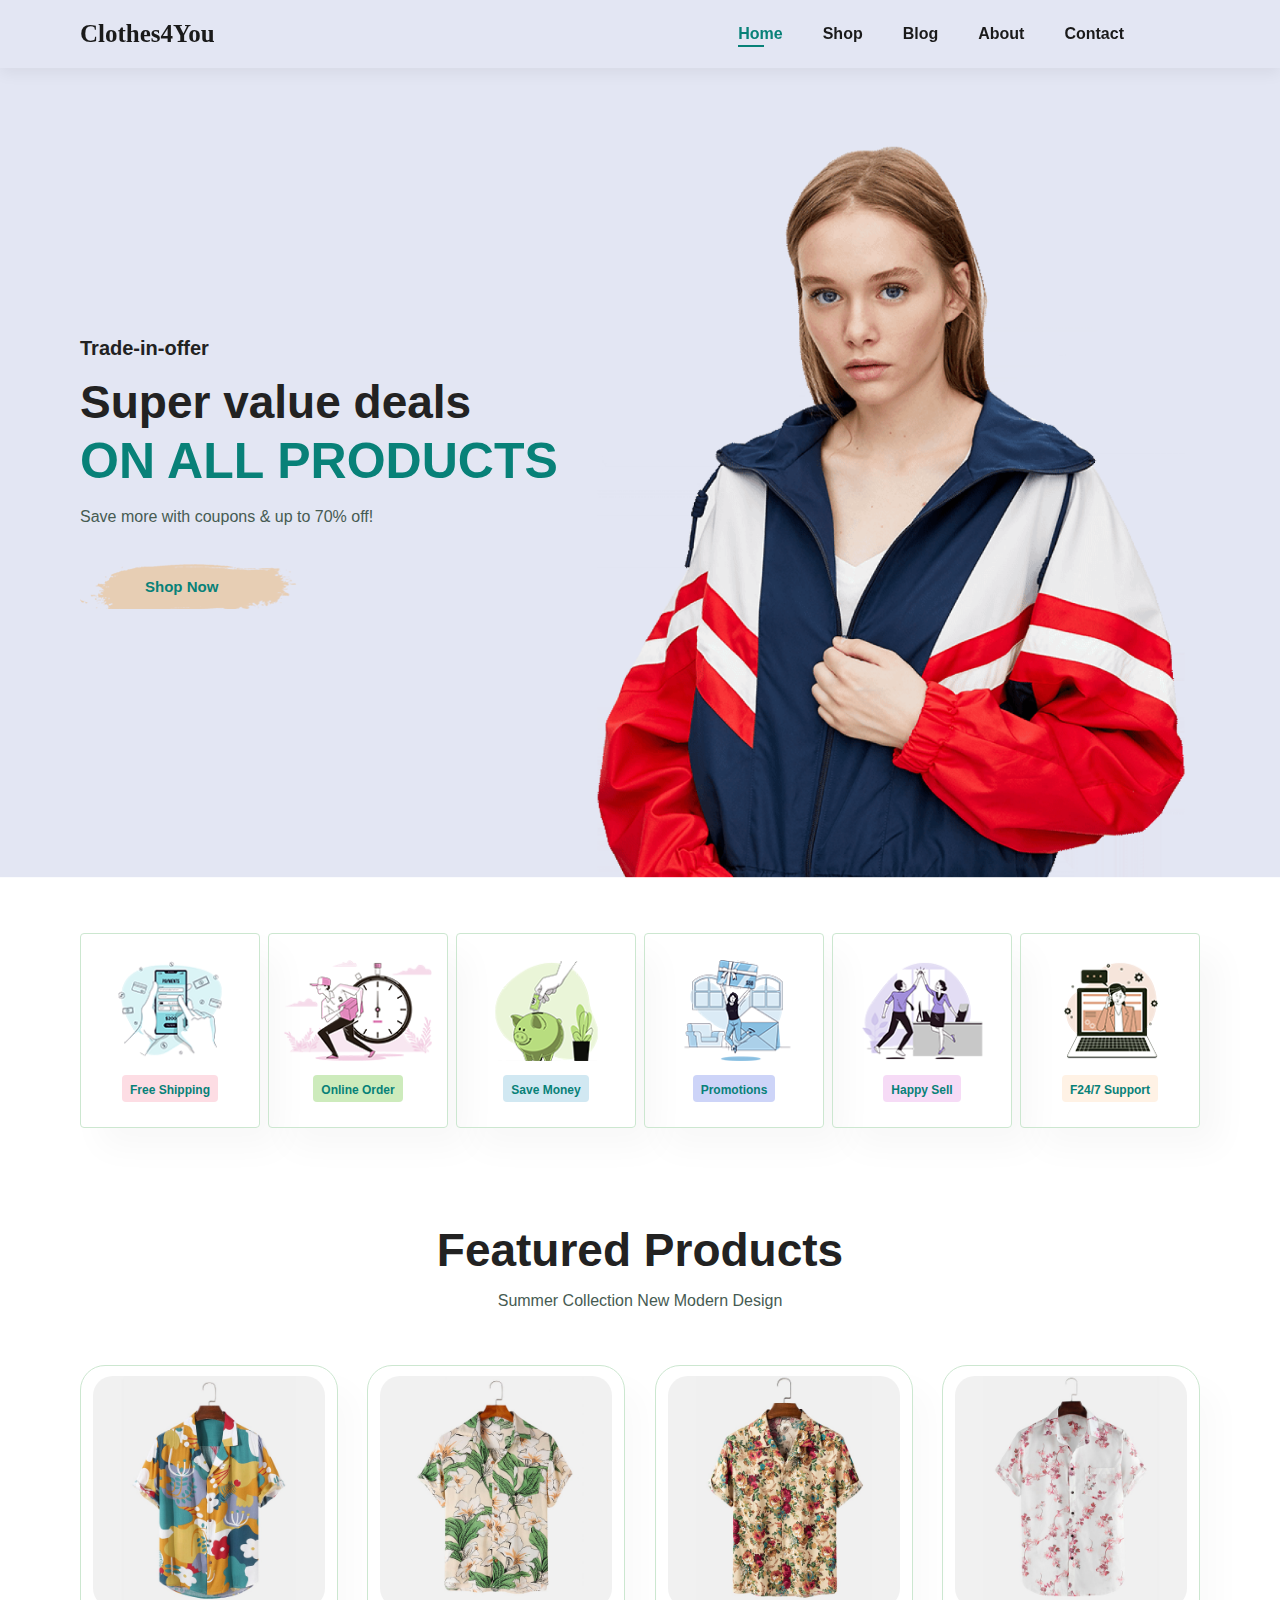
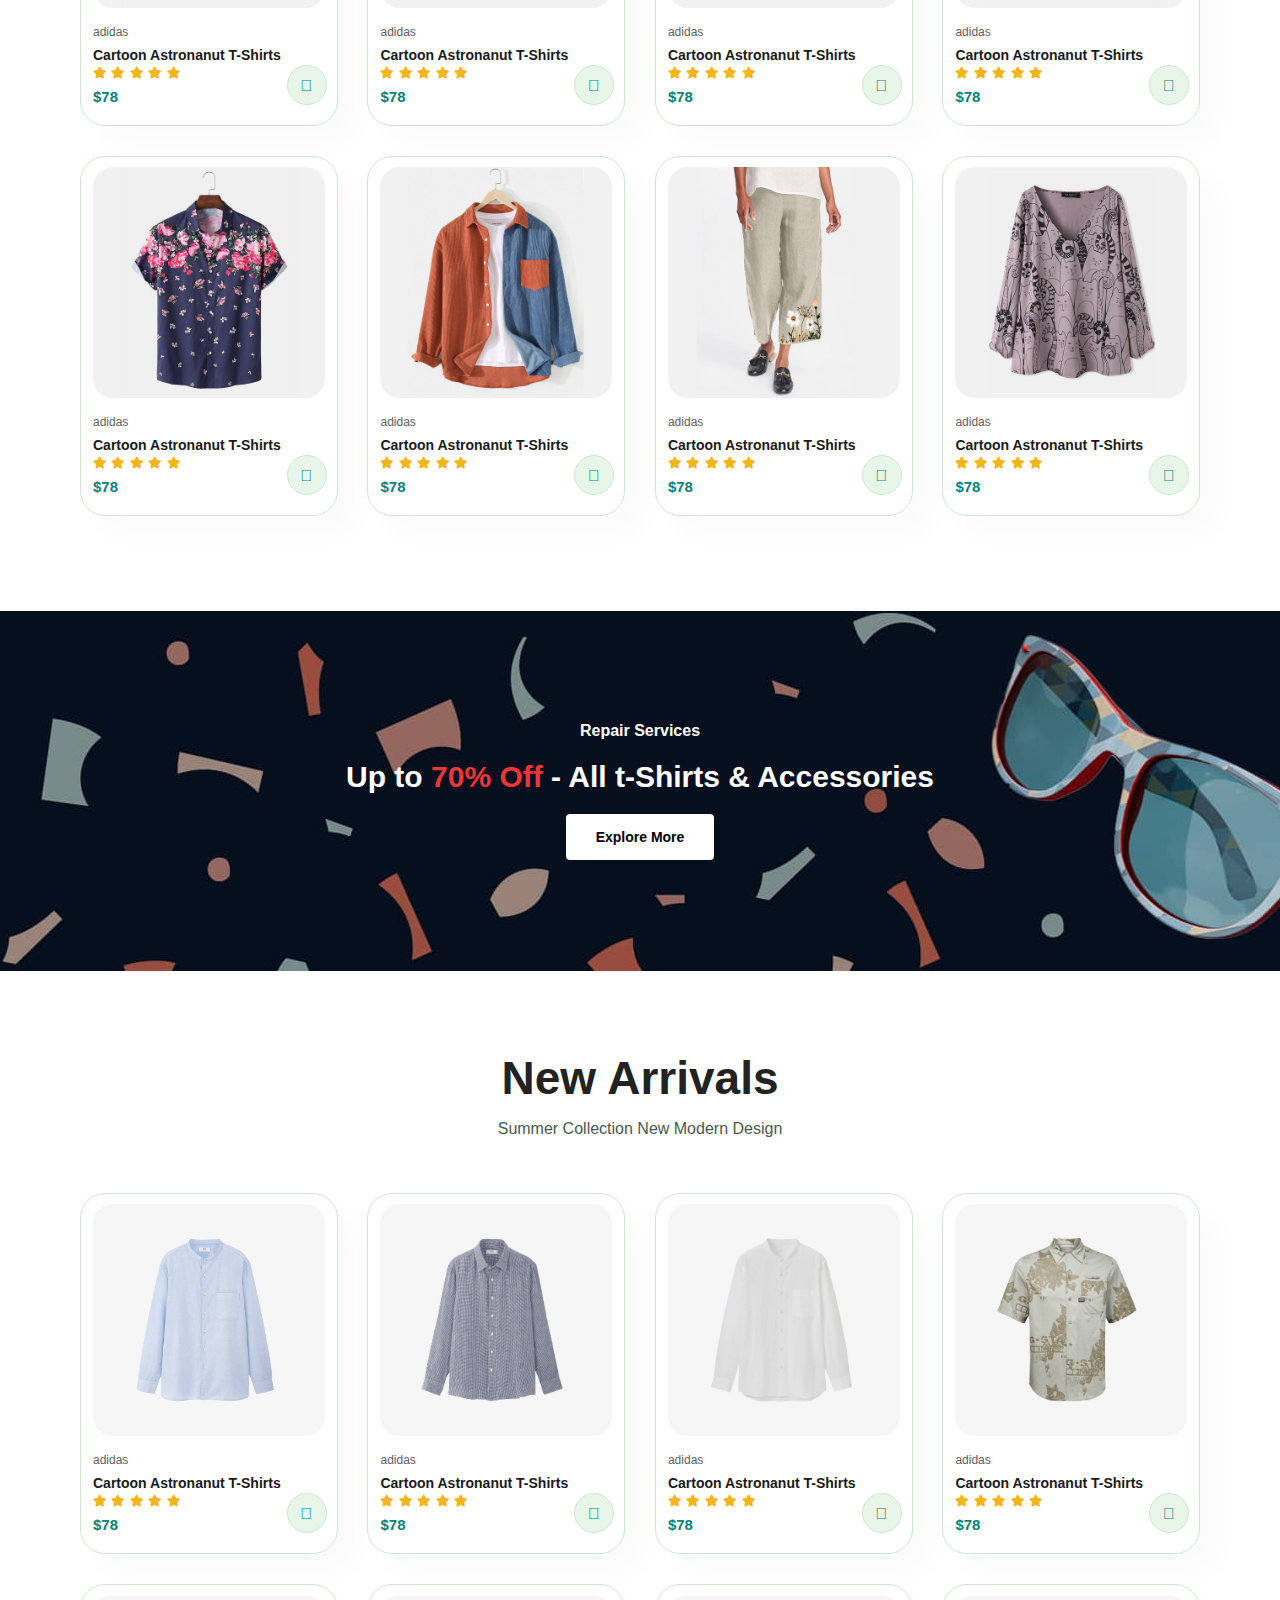
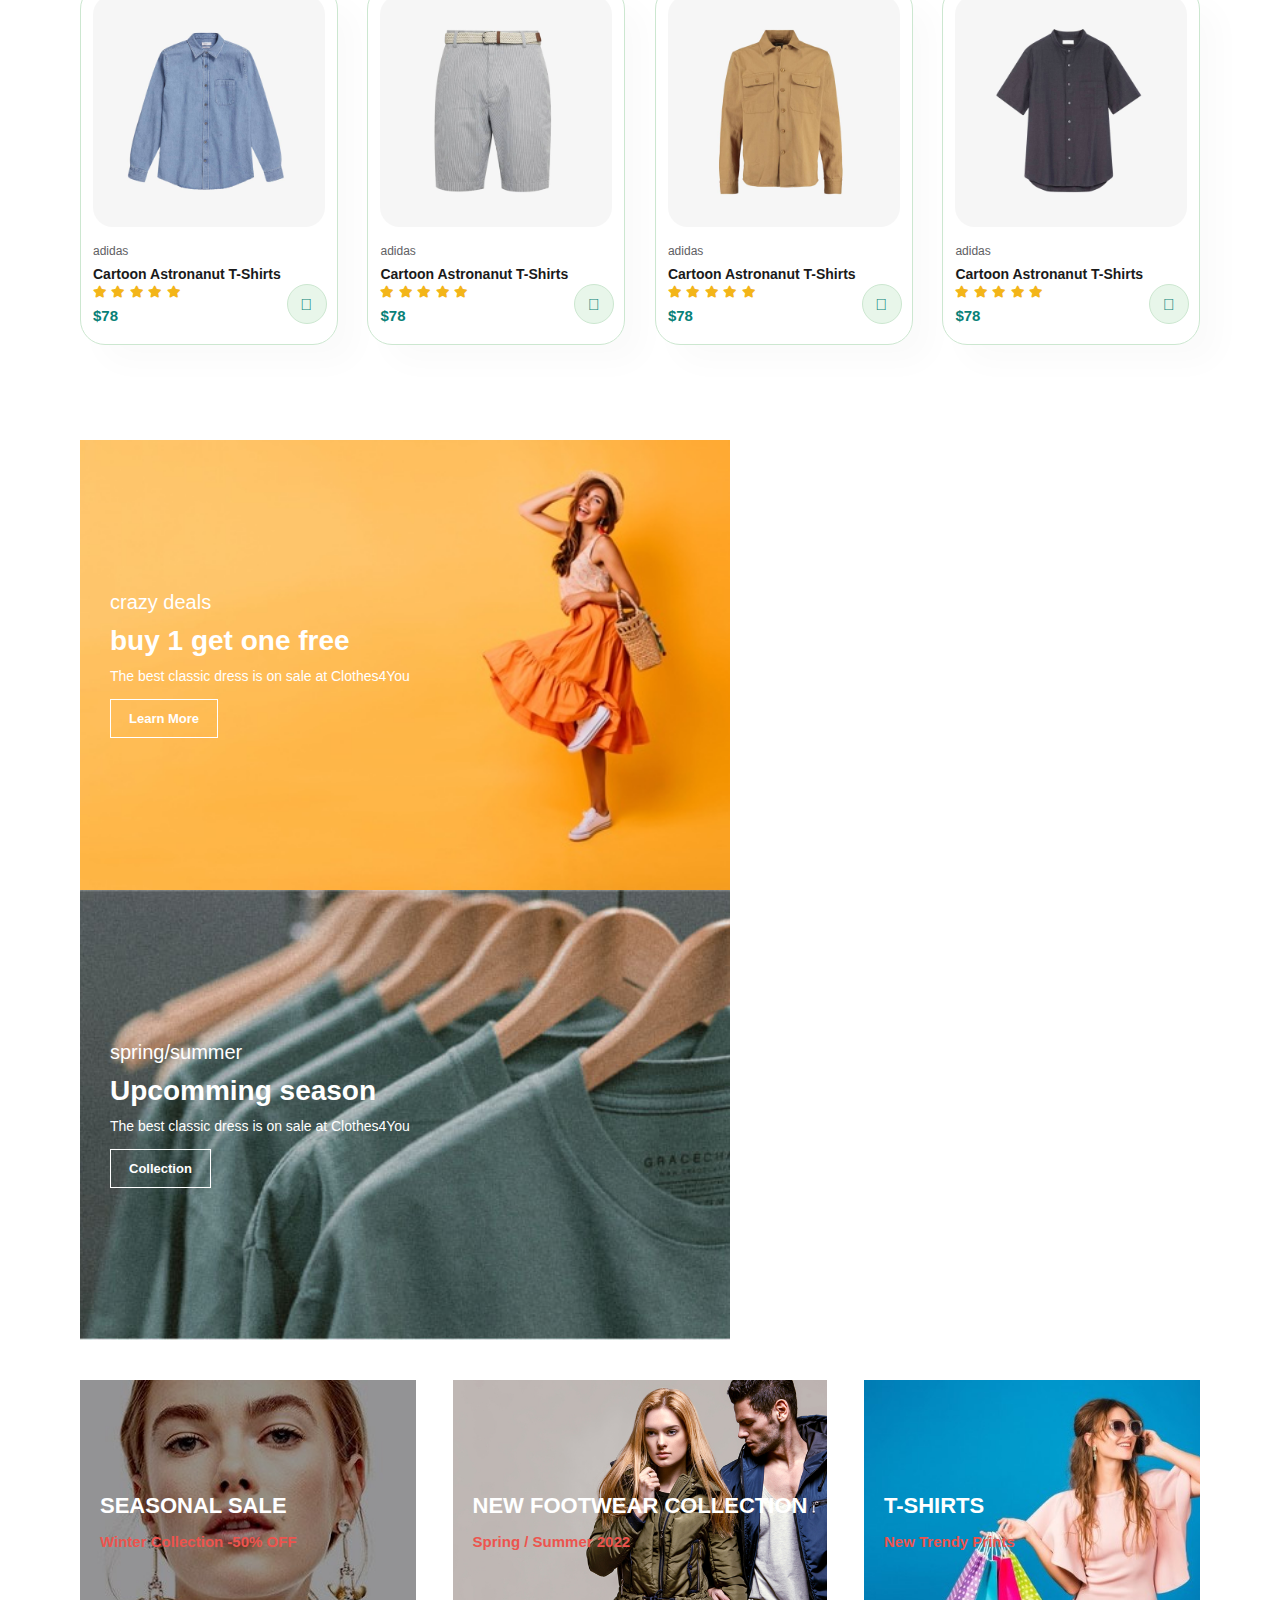
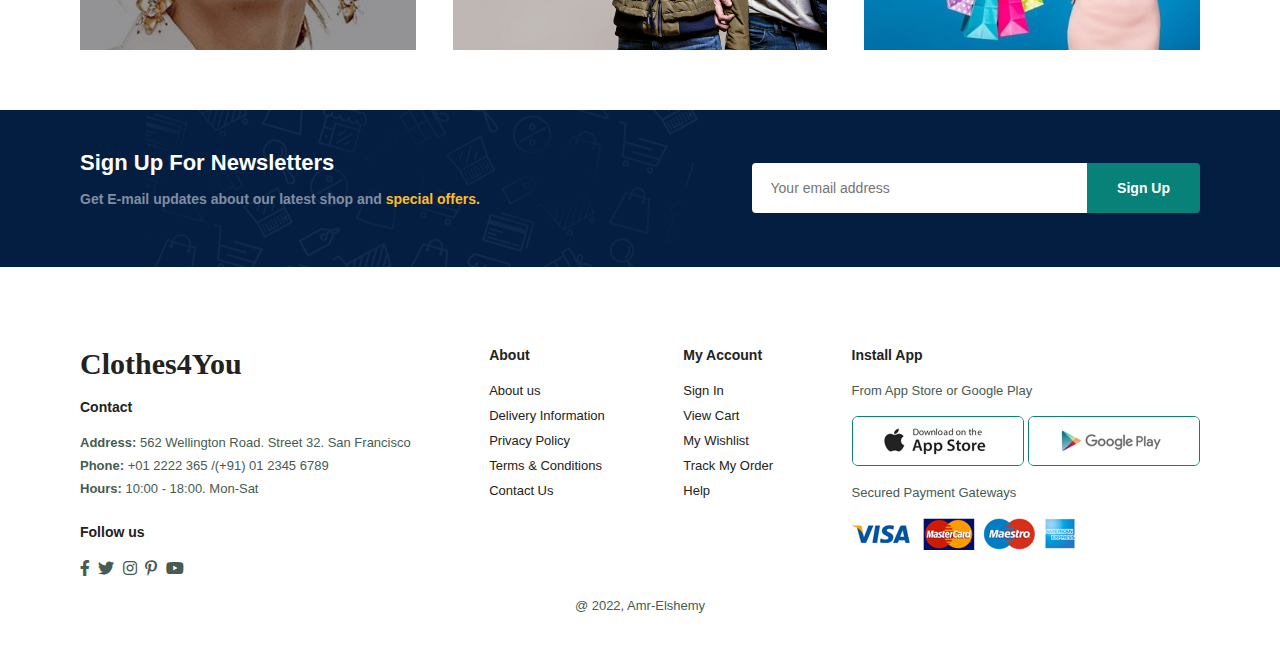
<file: index.html>
<!DOCTYPE html>
<html lang="en">
<head>
    <meta charset="UTF-8">
    <meta http-equiv="X-UA-Compatible" content="IE=edge">
    <meta name="viewport" content="width=device-width, initial-scale=1.0">
    <title>Clothes4You</title>
    <link rel="stylesheet" href="https://pro.fontawesome.com/releases/v5.15.4/css/all.css"/>
    <link rel="stylesheet" href="style.css">
</head>
<body>

    <!--HOME PAGE HTML -->

  <!-- header and nav menu -->
    <section id="header">
        <span><a href="index.html">Clothes4You</a></span>
        <div>
            <ul id="navbar">
                <li><a class="active" href="index.html">Home</a></li>
                <li><a href="shop.html">Shop</a></li>
                <li><a href="blog.html">Blog</a></li>
                <li><a href="about.html">About</a></li>
                <li><a href="contact.html">Contact</a></li>
                <li id="lg-bag"><a href="cart.html"><i class="far fa-shopping-bag"></i></a></li>
                <!-- close button icon-->
                <a href="#" id="close"><i class="far fa-times"></i></a>
            </ul>
        </div>
        <!-- side navbar icon-->
        <div id="mobile">
            <a href="cart.html"><i class="far fa-shopping-bag"></i></a>
            <i id="bar" class="fas fa-outdent"></i>
        </div>
    </section>

  <!-- second section after navbar -->
    <section id="hero">
        <h4>Trade-in-offer</h4>
        <h2>Super value deals</h2>
        <h1>ON ALL PRODUCTS</h1>
        <p>Save more with coupons & up to 70% off! </p><br>
        <button>Shop Now</button>
    </section>

  <!-- features -->
    <section id="feature" class="section-p1">
        <div class="fe-box">
            <img src="img/features/f1.png" alt="">
            <h6>Free Shipping</h6>
        </div>
        <div class="fe-box">
            <img src="img/features/f2.png" alt="">
            <h6>Online Order</h6>
        </div>
        <div class="fe-box">
            <img src="img/features/f3.png" alt="">
            <h6>Save Money</h6>
        </div>
        <div class="fe-box">
            <img src="img/features/f4.png" alt="">
            <h6>Promotions</h6>
        </div>
        <div class="fe-box">
            <img src="img/features/f5.png" alt="">
            <h6>Happy Sell</h6>
        </div>
        <div class="fe-box">
            <img src="img/features/f6.png" alt="">
            <h6>F24/7 Support</h6>
        </div>
        
    </section>

  <!-- feature products section -->
    <section id="product1" class="section-p1">
        <h2>Featured Products</h2>
        <p>Summer Collection New Modern Design</p>
        <div class="pro-container">
            <div class="pro">
                <img src="img/products/f1.jpg" alt="">
                <div class="des">
                    <span>adidas</span>
                    <h5>Cartoon Astronanut T-Shirts</h5>
                    <div class="star">
                        <i class="fas fa-star"></i>
                        <i class="fas fa-star"></i>
                        <i class="fas fa-star"></i>
                        <i class="fas fa-star"></i>
                        <i class="fas fa-star"></i>
                    </div>
                    <h4>$78</h4>
                </div>
                <a href="#"><i class="fal fa-shopping-cart cart"></i></a>
            </div>
            <div class="pro">
                <img src="img/products/f2.jpg" alt="">
                <div class="des">
                    <span>adidas</span>
                    <h5>Cartoon Astronanut T-Shirts</h5>
                    <div class="star">
                        <i class="fas fa-star"></i>
                        <i class="fas fa-star"></i>
                        <i class="fas fa-star"></i>
                        <i class="fas fa-star"></i>
                        <i class="fas fa-star"></i>
                    </div>
                    <h4>$78</h4>
                </div>
                <a href="#"><i class="fal fa-shopping-cart cart"></i></a>
            </div>
            <div class="pro">
                <img src="img/products/f3.jpg" alt="">
                <div class="des">
                    <span>adidas</span>
                    <h5>Cartoon Astronanut T-Shirts</h5>
                    <div class="star">
                        <i class="fas fa-star"></i>
                        <i class="fas fa-star"></i>
                        <i class="fas fa-star"></i>
                        <i class="fas fa-star"></i>
                        <i class="fas fa-star"></i>
                    </div>
                    <h4>$78</h4>
                </div>
                <a href="#"><i class="fal fa-shopping-cart cart"></i></a>
            </div>
            <div class="pro">
                <img src="img/products/f4.jpg" alt="">
                <div class="des">
                    <span>adidas</span>
                    <h5>Cartoon Astronanut T-Shirts</h5>
                    <div class="star">
                        <i class="fas fa-star"></i>
                        <i class="fas fa-star"></i>
                        <i class="fas fa-star"></i>
                        <i class="fas fa-star"></i>
                        <i class="fas fa-star"></i>
                    </div>
                    <h4>$78</h4>
                </div>
                <a href="#"><i class="fal fa-shopping-cart cart"></i></a>
            </div>
            <div class="pro">
                <img src="img/products/f5.jpg" alt="">
                <div class="des">
                    <span>adidas</span>
                    <h5>Cartoon Astronanut T-Shirts</h5>
                    <div class="star">
                        <i class="fas fa-star"></i>
                        <i class="fas fa-star"></i>
                        <i class="fas fa-star"></i>
                        <i class="fas fa-star"></i>
                        <i class="fas fa-star"></i>
                    </div>
                    <h4>$78</h4>
                </div>
                <a href="#"><i class="fal fa-shopping-cart cart"></i></a>
            </div>
            <div class="pro">
                <img src="img/products/f6.jpg" alt="">
                <div class="des">
                    <span>adidas</span>
                    <h5>Cartoon Astronanut T-Shirts</h5>
                    <div class="star">
                        <i class="fas fa-star"></i>
                        <i class="fas fa-star"></i>
                        <i class="fas fa-star"></i>
                        <i class="fas fa-star"></i>
                        <i class="fas fa-star"></i>
                    </div>
                    <h4>$78</h4>
                </div>
                <a href="#"><i class="fal fa-shopping-cart cart"></i></a>
            </div>
            <div class="pro">
                <img src="img/products/f7.jpg" alt="">
                <div class="des">
                    <span>adidas</span>
                    <h5>Cartoon Astronanut T-Shirts</h5>
                    <div class="star">
                        <i class="fas fa-star"></i>
                        <i class="fas fa-star"></i>
                        <i class="fas fa-star"></i>
                        <i class="fas fa-star"></i>
                        <i class="fas fa-star"></i>
                    </div>
                    <h4>$78</h4>
                </div>
                <a href="#"><i class="fal fa-shopping-cart cart"></i></a>
            </div>
            <div class="pro">
                <img src="img/products/f8.jpg" alt="">
                <div class="des">
                    <span>adidas</span>
                    <h5>Cartoon Astronanut T-Shirts</h5>
                    <div class="star">
                        <i class="fas fa-star"></i>
                        <i class="fas fa-star"></i>
                        <i class="fas fa-star"></i>
                        <i class="fas fa-star"></i>
                        <i class="fas fa-star"></i>
                    </div>
                    <h4>$78</h4>
                </div>
                <a href="#"><i class="fal fa-shopping-cart cart"></i></a>
            </div>
        </div>
    </section>

  <!-- banner Section -->
    <section id="banner" class="section-m1">
        <h4>Repair Services</h4>
        <h2>Up to <span>70% Off</span> - All t-Shirts & Accessories</h2>
        <button class="normal">Explore More</button>
    </section>

  <!-- products 2 section -->
    <section id="product1" class="section-p1">
    <h2>New Arrivals</h2>
    <p>Summer Collection New Modern Design</p>
    <div class="pro-container">
        <div class="pro">
            <img src="img/products/n1.jpg" alt="">
            <div class="des">
                <span>adidas</span>
                <h5>Cartoon Astronanut T-Shirts</h5>
                <div class="star">
                    <i class="fas fa-star"></i>
                    <i class="fas fa-star"></i>
                    <i class="fas fa-star"></i>
                    <i class="fas fa-star"></i>
                    <i class="fas fa-star"></i>
                </div>
                <h4>$78</h4>
            </div>
            <a href="#"><i class="fal fa-shopping-cart cart"></i></a>
        </div>
        <div class="pro">
            <img src="img/products/n2.jpg" alt="">
            <div class="des">
                <span>adidas</span>
                <h5>Cartoon Astronanut T-Shirts</h5>
                <div class="star">
                    <i class="fas fa-star"></i>
                    <i class="fas fa-star"></i>
                    <i class="fas fa-star"></i>
                    <i class="fas fa-star"></i>
                    <i class="fas fa-star"></i>
                </div>
                <h4>$78</h4>
            </div>
            <a href="#"><i class="fal fa-shopping-cart cart"></i></a>
        </div>
        <div class="pro">
            <img src="img/products/n3.jpg" alt="">
            <div class="des">
                <span>adidas</span>
                <h5>Cartoon Astronanut T-Shirts</h5>
                <div class="star">
                    <i class="fas fa-star"></i>
                    <i class="fas fa-star"></i>
                    <i class="fas fa-star"></i>
                    <i class="fas fa-star"></i>
                    <i class="fas fa-star"></i>
                </div>
                <h4>$78</h4>
            </div>
            <a href="#"><i class="fal fa-shopping-cart cart"></i></a>
        </div>
        <div class="pro">
            <img src="img/products/n4.jpg" alt="">
            <div class="des">
                <span>adidas</span>
                <h5>Cartoon Astronanut T-Shirts</h5>
                <div class="star">
                    <i class="fas fa-star"></i>
                    <i class="fas fa-star"></i>
                    <i class="fas fa-star"></i>
                    <i class="fas fa-star"></i>
                    <i class="fas fa-star"></i>
                </div>
                <h4>$78</h4>
            </div>
            <a href="#"><i class="fal fa-shopping-cart cart"></i></a>
        </div>
        <div class="pro">
            <img src="img/products/n5.jpg" alt="">
            <div class="des">
                <span>adidas</span>
                <h5>Cartoon Astronanut T-Shirts</h5>
                <div class="star">
                    <i class="fas fa-star"></i>
                    <i class="fas fa-star"></i>
                    <i class="fas fa-star"></i>
                    <i class="fas fa-star"></i>
                    <i class="fas fa-star"></i>
                </div>
                <h4>$78</h4>
            </div>
            <a href="#"><i class="fal fa-shopping-cart cart"></i></a>
        </div>
        <div class="pro">
            <img src="img/products/n6.jpg" alt="">
            <div class="des">
                <span>adidas</span>
                <h5>Cartoon Astronanut T-Shirts</h5>
                <div class="star">
                    <i class="fas fa-star"></i>
                    <i class="fas fa-star"></i>
                    <i class="fas fa-star"></i>
                    <i class="fas fa-star"></i>
                    <i class="fas fa-star"></i>
                </div>
                <h4>$78</h4>
            </div>
            <a href="#"><i class="fal fa-shopping-cart cart"></i></a>
        </div>
        <div class="pro">
            <img src="img/products/n7.jpg" alt="">
            <div class="des">
                <span>adidas</span>
                <h5>Cartoon Astronanut T-Shirts</h5>
                <div class="star">
                    <i class="fas fa-star"></i>
                    <i class="fas fa-star"></i>
                    <i class="fas fa-star"></i>
                    <i class="fas fa-star"></i>
                    <i class="fas fa-star"></i>
                </div>
                <h4>$78</h4>
            </div>
            <a href="#"><i class="fal fa-shopping-cart cart"></i></a>
        </div>
        <div class="pro">
            <img src="img/products/n8.jpg" alt="">
            <div class="des">
                <span>adidas</span>
                <h5>Cartoon Astronanut T-Shirts</h5>
                <div class="star">
                    <i class="fas fa-star"></i>
                    <i class="fas fa-star"></i>
                    <i class="fas fa-star"></i>
                    <i class="fas fa-star"></i>
                    <i class="fas fa-star"></i>
                </div>
                <h4>$78</h4>
            </div>
            <a href="#"><i class="fal fa-shopping-cart cart"></i></a>
        </div>
    </div>
    </section>

  <!--sm-banner section -->
    <section id="sm-banner" class="section-p1">
        <div class="banner-box">
            <h4>crazy deals</h4>
            <h2>buy 1 get one free</h2>
            <span>The best classic dress is on sale at Clothes4You</span>
            <button class="white">Learn More</button>
        </div>
        <div class="banner-box2">
            <h4>spring/summer</h4>
            <h2>Upcomming season</h2>
            <span>The best classic dress is on sale at Clothes4You</span>
            <button class="white">Collection</button>
        </div>
    </section>

  <!--banner 3-->
    <section id="banner3">
        <div class="banner-box">
            <h2>SEASONAL SALE</h2>
            <h3>Winter Collection -50% OFF</h3>
        </div>
        <div class="banner-box banner-box3">
            <h2>NEW FOOTWEAR COLLECTION</h2>
            <h3>Spring / Summer 2022</h3>
        </div>
        <div class="banner-box banner-box4">
            <h2>T-SHIRTS</h2>
            <h3>New Trendy Prints</h3>
        </div>
    </section>

  <!-- sletter section -->
    <section id="newsletter" class="section-p1 section-m1">
        <div class="newstext">
            <h4>Sign Up For Newsletters</h4>
            <p>Get E-mail updates about our latest shop and <span>special offers.</span></p>
        </div>
        <div class="form">
            <input type="text" placeholder="Your email address">
            <button class="normal">Sign Up</button>
        </div>
    </section>

  <!-- footer -->
    <footer class="section-p1">
        <div class="col">
            <span><a href="index.html">Clothes4You</a></span><br>
            <h4>Contact</h4>
            <p><strong>Address:</strong> 562 Wellington Road. Street 32. San Francisco</p>
            <p><strong>Phone:</strong> +01 2222 365 /(+91) 01 2345 6789</p>
            <p><strong>Hours:</strong> 10:00 - 18:00. Mon-Sat</p>
            <div class="follow">
                <h4>Follow us</h4>
                <div class="icon">
                    <i class="fab fa-facebook-f"></i>
                    <i class="fab fa-twitter"></i>
                    <i class="fab fa-instagram"></i>
                    <i class="fab fa-pinterest-p"></i>
                    <i class="fab fa-youtube"></i>
                </div>
            </div>
        </div>

        <div class="col">
            <h4>About</h4>
            <a href="#">About us</a>
            <a href="#">Delivery Information</a>
            <a href="#">Privacy Policy</a>
            <a href="#">Terms & Conditions</a>
            <a href="#">Contact Us</a>
        </div>

        <div class="col">
            <h4>My Account</h4>
            <a href="#">Sign In</a>
            <a href="#">View Cart</a>
            <a href="#">My Wishlist</a>
            <a href="#">Track My Order</a>
            <a href="#">Help</a>
        </div>

        <div class="col install">
            <h4>Install App</h4>
            <p>From App Store or Google Play</p>
            <div class="row">
                <img src="img/pay/app.jpg" alt="">
                <img src="img/pay/play.jpg" alt="">
            </div>
            <p>Secured Payment Gateways</p>
            <img src="img/pay/pay.png" alt="">
        </div>

        <div class="copyright">
            <p>@ 2022, Amr-Elshemy</p>
        </div>
    </footer>

    <script src="script.js"></script>
</body>
</html>
</file>
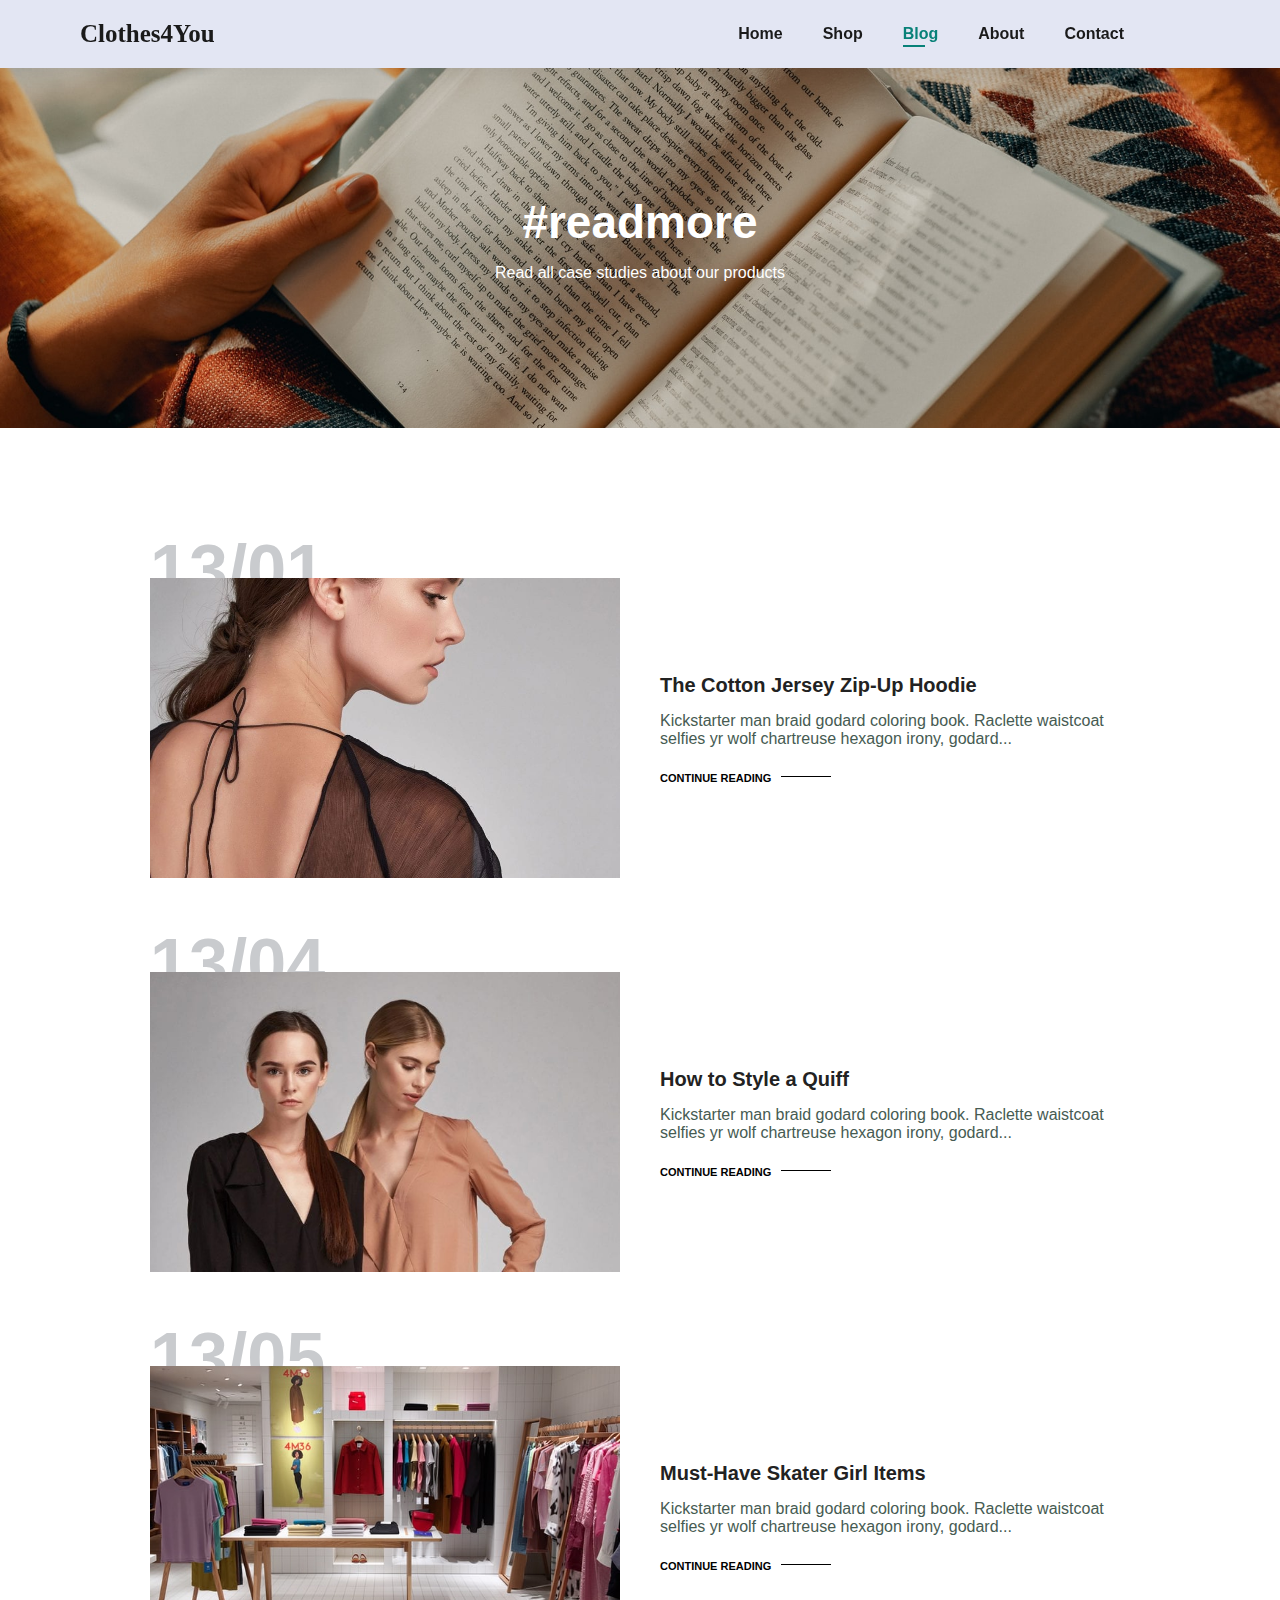
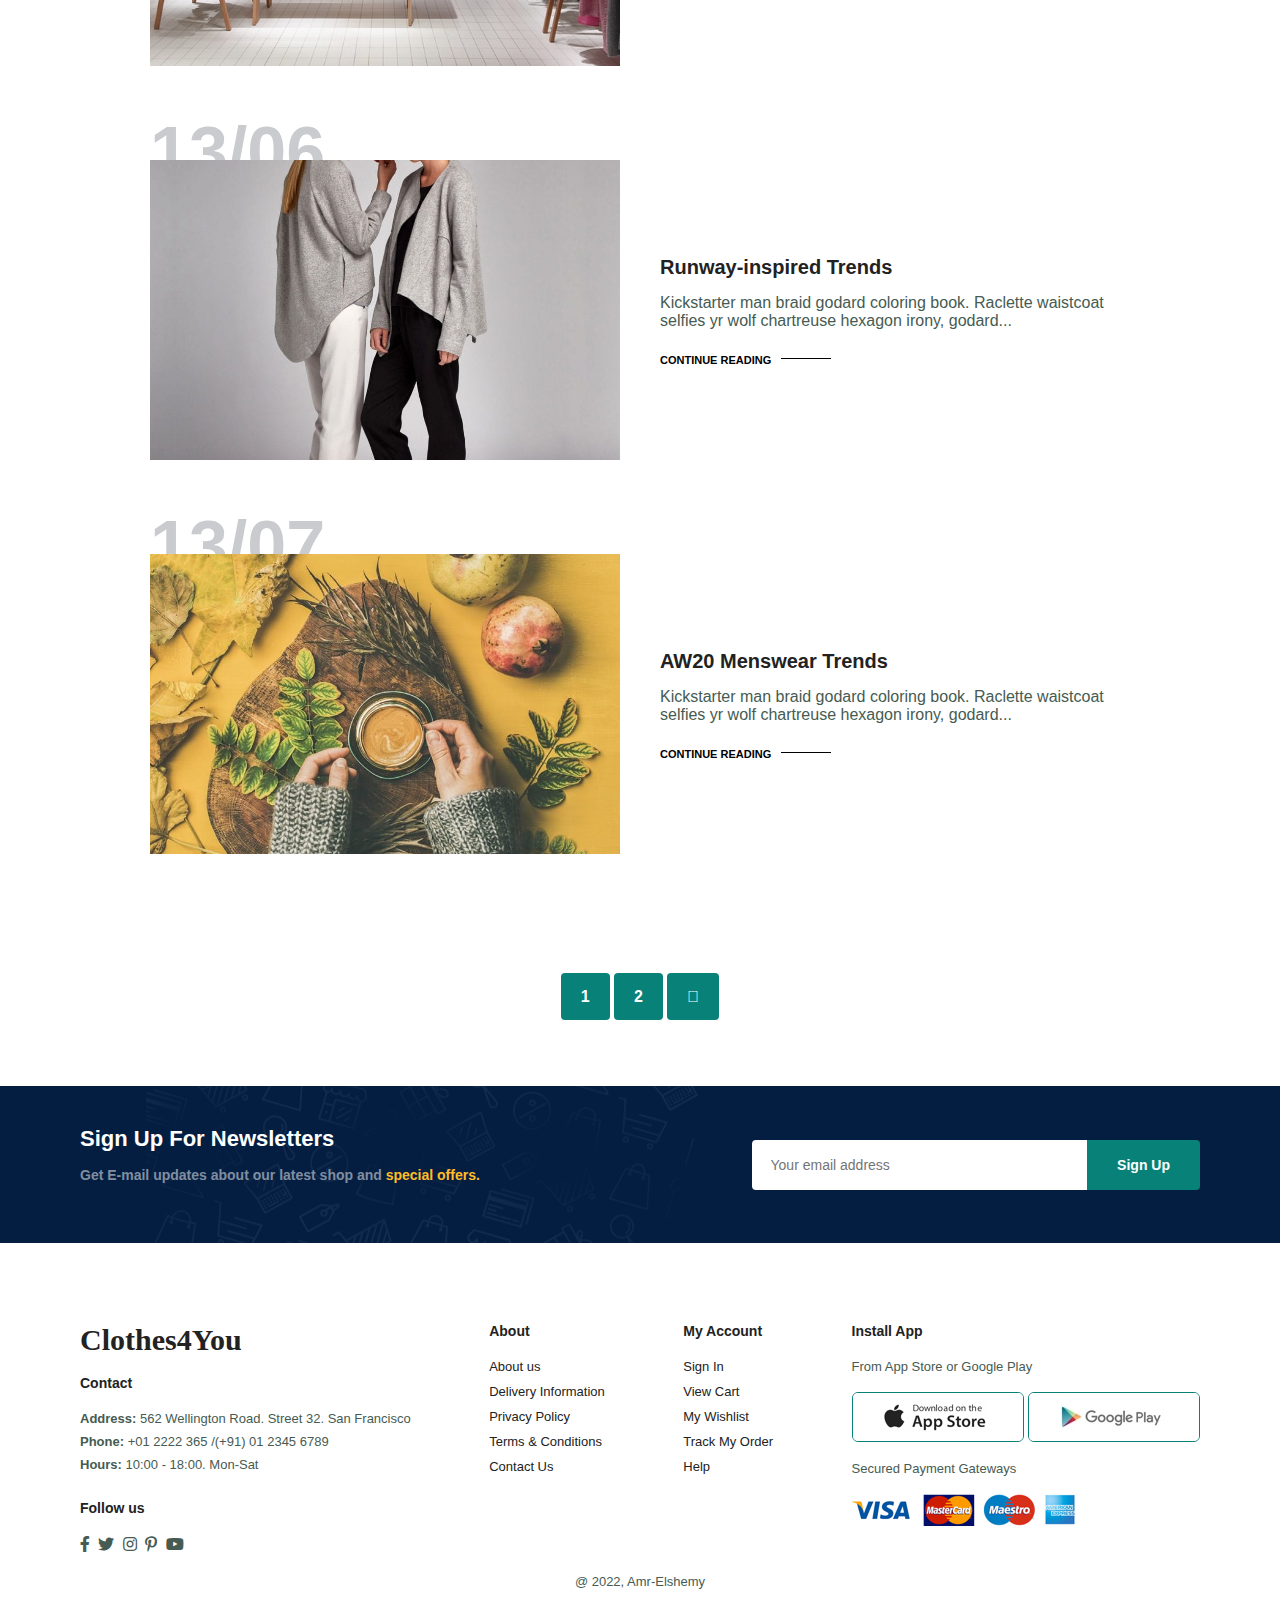
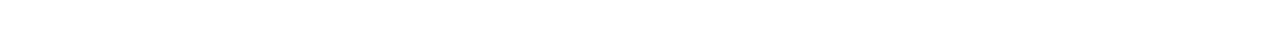
<file: blog.html>
<!DOCTYPE html>
<html lang="en">
<head>
    <meta charset="UTF-8">
    <meta http-equiv="X-UA-Compatible" content="IE=edge">
    <meta name="viewport" content="width=device-width, initial-scale=1.0">
    <title>Clothes4You</title>
    <link rel="stylesheet" href="https://pro.fontawesome.com/releases/v5.15.4/css/all.css"/>
    <link rel="stylesheet" href="style.css">
</head>
<body>

        <!-- BLOG PAGE HTML-->

  <!-- header and nav menu -->
    <section id="header">
        <span><a href="index.html">Clothes4You</a></span>
        <div>
            <ul id="navbar">
                <li><a href="index.html">Home</a></li>
                <li><a href="shop.html">Shop</a></li>
                <li><a class="active" href="blog.html">Blog</a></li>
                <li><a href="about.html">About</a></li>
                <li><a href="contact.html">Contact</a></li>
                <li id="lg-bag"><a href="cart.html"><i class="far fa-shopping-bag"></i></a></li>
                <!-- close button icon-->
                <a href="#" id="close"><i class="far fa-times"></i></a>
            </ul>
        </div>
        <!-- side navbar icon-->
        <div id="mobile">
            <a href="cart.html"><i class="far fa-shopping-bag"></i></a>
            <i id="bar" class="fas fa-outdent"></i>
        </div>
    </section>

  <!-- second section after navbar -->
    <section id="page-header" class="blog-header">
        <h2>#readmore</h2>
        <p>Read all case studies about our products </p>
    </section>


 <!--blog section-->

    <section id="blog">
        <div class="blog-box">
            <div class="blog-img">
                <img src="img/blog/b1.jpg" alt=""> 
            </div>
            <div class="blog-details">
                <h4>The Cotton Jersey Zip-Up Hoodie</h4>
                <p>Kickstarter man braid godard coloring book. Raclette waistcoat selfies yr
                    wolf chartreuse hexagon irony, godard...</p>
                <a href="#">CONTINUE READING</a>
            </div>
            <h1>13/01</h1>
        </div>
        <div class="blog-box">
            <div class="blog-img">
                <img src="img/blog/b2.jpg" alt=""> 
            </div>
            <div class="blog-details">
                <h4>How to Style a Quiff</h4>
                <p>Kickstarter man braid godard coloring book. Raclette waistcoat selfies yr
                    wolf chartreuse hexagon irony, godard...</p>
                <a href="#">CONTINUE READING</a>
            </div>
            <h1>13/04</h1>
        </div>
        <div class="blog-box">
            <div class="blog-img">
                <img src="img/blog/b3.jpg" alt=""> 
            </div>
            <div class="blog-details">
                <h4>Must-Have Skater Girl Items</h4>
                <p>Kickstarter man braid godard coloring book. Raclette waistcoat selfies yr
                    wolf chartreuse hexagon irony, godard...</p>
                <a href="#">CONTINUE READING</a>
            </div>
            <h1>13/05</h1>
        </div>
        <div class="blog-box">
            <div class="blog-img">
                <img src="img/blog/b4.jpg" alt=""> 
            </div>
            <div class="blog-details">
                <h4>Runway-inspired Trends</h4>
                <p>Kickstarter man braid godard coloring book. Raclette waistcoat selfies yr
                    wolf chartreuse hexagon irony, godard...</p>
                <a href="#">CONTINUE READING</a>
            </div>
            <h1>13/06</h1>
        </div>
        <div class="blog-box">
            <div class="blog-img">
                <img src="img/blog/b6.jpg" alt=""> 
            </div>
            <div class="blog-details">
                <h4>AW20 Menswear Trends</h4>
                <p>Kickstarter man braid godard coloring book. Raclette waistcoat selfies yr
                    wolf chartreuse hexagon irony, godard...</p>
                <a href="#">CONTINUE READING</a>
            </div>
            <h1>13/07</h1>
        </div>
    </section>
    <!--pagination-->
    <section id="pagination" class="section-p1">
        <a href="#">1</a>
        <a href="#">2</a>
        <a href="#"><i class="fal fa-long-arrow-alt-right "></i></a>
    </section>

    <!-- sletter section -->
    <section id="newsletter" class="section-p1 section-m1">
        <div class="newstext">
            <h4>Sign Up For Newsletters</h4>
            <p>Get E-mail updates about our latest shop and <span>special offers.</span></p>
        </div>
        <div class="form">
            <input type="text" placeholder="Your email address">
            <button class="normal">Sign Up</button>
        </div>
    </section>

    <!-- footer -->
    <footer class="section-p1">
        <div class="col">
            <span><a href="index.html">Clothes4You</a></span><br>
            <h4>Contact</h4>
            <p><strong>Address:</strong> 562 Wellington Road. Street 32. San Francisco</p>
            <p><strong>Phone:</strong> +01 2222 365 /(+91) 01 2345 6789</p>
            <p><strong>Hours:</strong> 10:00 - 18:00. Mon-Sat</p>
            <div class="follow">
                <h4>Follow us</h4>
                <div class="icon">
                    <i class="fab fa-facebook-f"></i>
                    <i class="fab fa-twitter"></i>
                    <i class="fab fa-instagram"></i>
                    <i class="fab fa-pinterest-p"></i>
                    <i class="fab fa-youtube"></i>
                </div>
            </div>
        </div>

        <div class="col">
            <h4>About</h4>
            <a href="#">About us</a>
            <a href="#">Delivery Information</a>
            <a href="#">Privacy Policy</a>
            <a href="#">Terms & Conditions</a>
            <a href="#">Contact Us</a>
        </div>

        <div class="col">
            <h4>My Account</h4>
            <a href="#">Sign In</a>
            <a href="#">View Cart</a>
            <a href="#">My Wishlist</a>
            <a href="#">Track My Order</a>
            <a href="#">Help</a>
        </div>

        <div class="col install">
            <h4>Install App</h4>
            <p>From App Store or Google Play</p>
            <div class="row">
                <img src="img/pay/app.jpg" alt="">
                <img src="img/pay/play.jpg" alt="">
            </div>
            <p>Secured Payment Gateways</p>
            <img src="img/pay/pay.png" alt="">
        </div>

        <div class="copyright">
            <p>@ 2022, Amr-Elshemy</p>
        </div>
    </footer>

    <script src="script.js"></script>

 </body>
 </html>
</file>
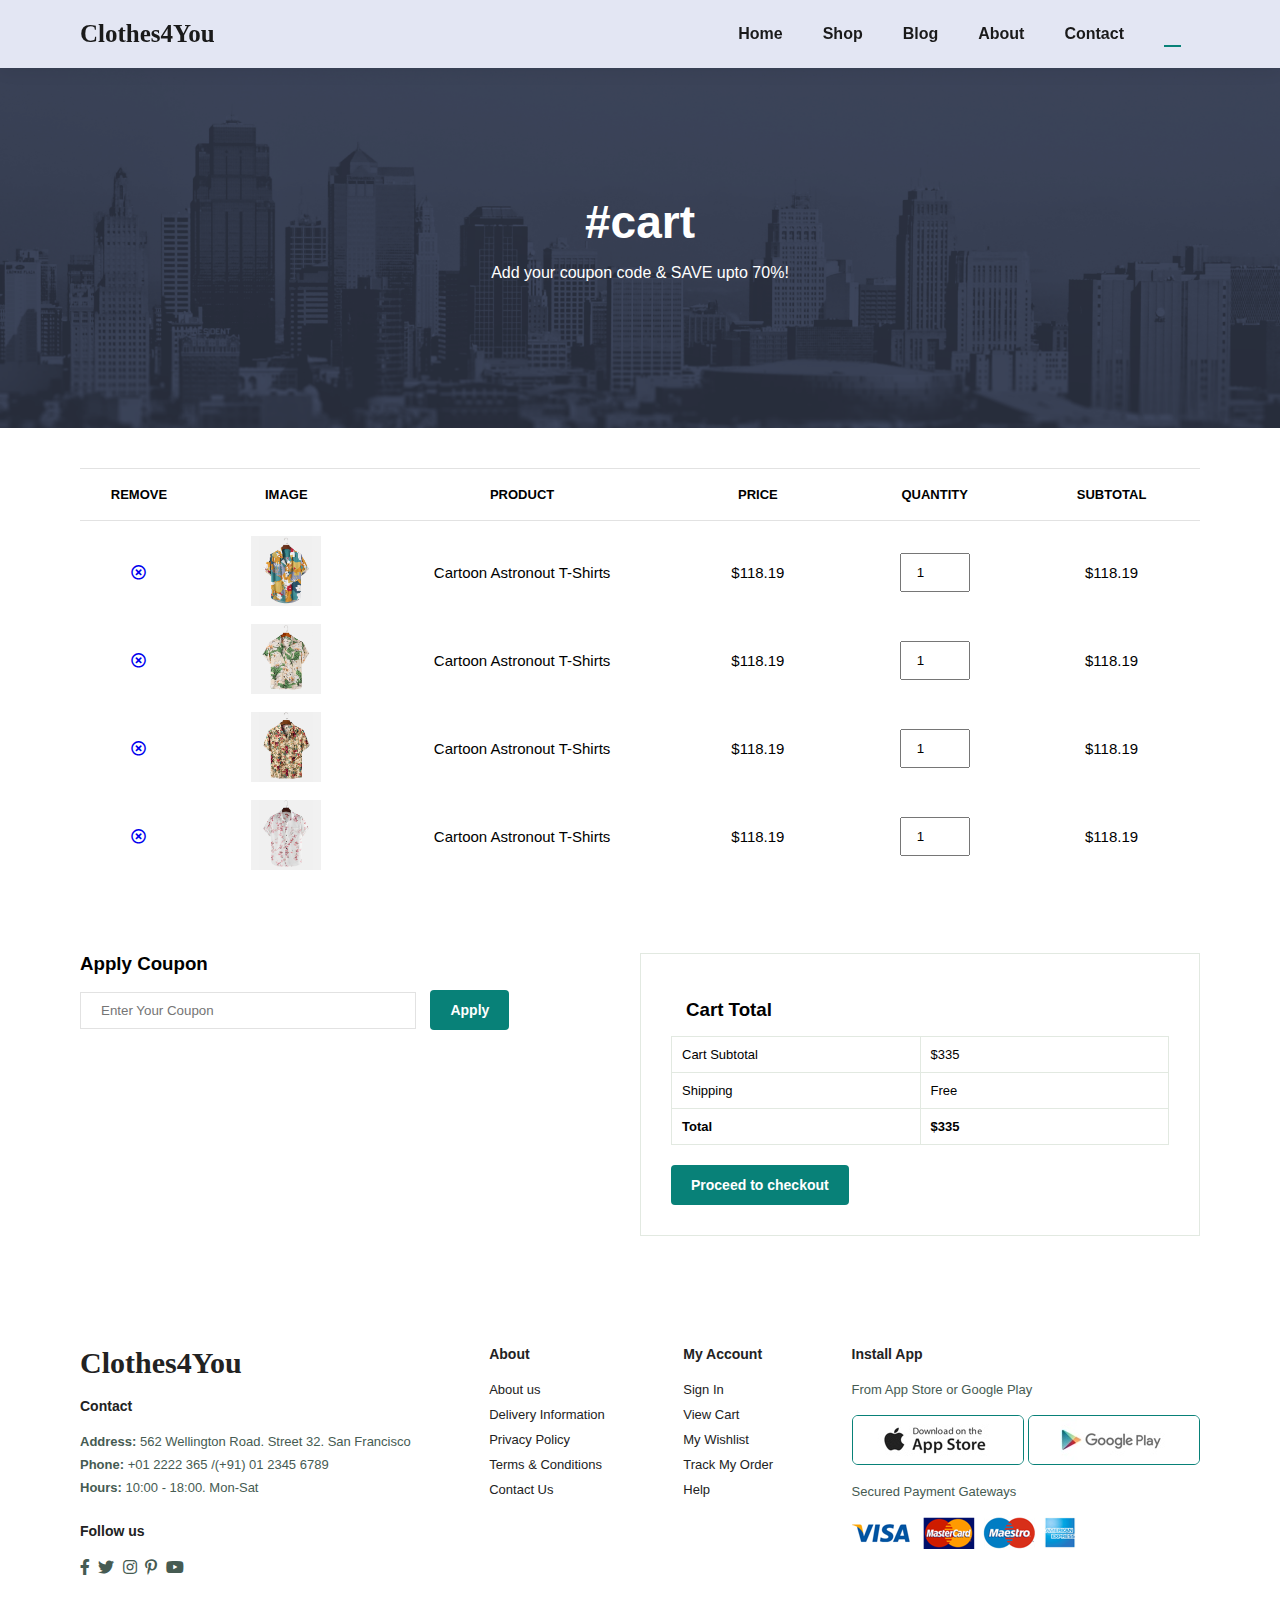
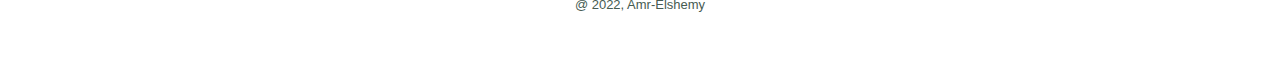
<file: cart.html>
<!DOCTYPE html>
<html lang="en">
<head>
    <meta charset="UTF-8">
    <meta http-equiv="X-UA-Compatible" content="IE=edge">
    <meta name="viewport" content="width=device-width, initial-scale=1.0">
    <title>Clothes4You</title>
    <link rel="stylesheet" href="https://pro.fontawesome.com/releases/v5.15.4/css/all.css"/>
    <link rel="stylesheet" href="style.css">
</head>
<body>

        <!-- Cart PAGE HTML-->

  <!-- header and nav menu -->
    <section id="header">
        <span><a href="index.html">Clothes4You</a></span>
        <div>
            <ul id="navbar">
                <li><a href="index.html">Home</a></li>
                <li><a href="shop.html">Shop</a></li>
                <li><a href="blog.html">Blog</a></li>
                <li><a href="about.html">About</a></li>
                <li><a href="contact.html">Contact</a></li>
                <li id="lg-bag"><a class="active" href="cart.html"><i class="far fa-shopping-bag"></i></a></li>
                <!-- close button icon-->
                <a href="#" id="close"><i class="far fa-times"></i></a>
            </ul>
        </div>
        <!-- side navbar icon-->
        <div id="mobile">
            <a href="cart.html"><i class="far fa-shopping-bag"></i></a>
            <i id="bar" class="fas fa-outdent"></i>
        </div>
    </section>

  <!-- second section after navbar -->
    <section id="page-header" class="cart-header">
        <h2>#cart</h2>
        <p>Add your coupon code & SAVE upto 70%!</p>
    </section>

  <!--cart section table section -->
    <section id="cart" class="section-p1">
        <table width="100%">
            <thead>
                <tr>
                    <td>REMOVE</td>
                    <td>IMAGE</td>
                    <td>PRODUCT</td>
                    <td>PRICE</td>
                    <td>QUANTITY</td>
                    <td>SUBTOTAL</td>
                </tr>
            </thead>
            <tbody>
                <tr>
                    <td><a href="#"><i class="far fa-times-circle"></i></a></td>
                    <td><img src="img/products/f1.jpg" alt=""></td>
                    <td>Cartoon Astronout T-Shirts</td>
                    <td>$118.19</td>
                    <td><input type="number" value="1"></td>
                    <td>$118.19</td>
                </tr>
                <tr>
                    <td><a href="#"><i class="far fa-times-circle"></i></a></td>
                    <td><img src="img/products/f2.jpg" alt=""></td>
                    <td>Cartoon Astronout T-Shirts</td>
                    <td>$118.19</td>
                    <td><input type="number" value="1"></td>
                    <td>$118.19</td>
                </tr>
                <tr>
                    <td><a href="#"><i class="far fa-times-circle"></i></a></td>
                    <td><img src="img/products/f3.jpg" alt=""></td>
                    <td>Cartoon Astronout T-Shirts</td>
                    <td>$118.19</td>
                    <td><input type="number" value="1"></td>
                    <td>$118.19</td>
                </tr>
                <tr>
                    <td><a href="#"><i class="far fa-times-circle"></i></a></td>
                    <td><img src="img/products/f4.jpg" alt=""></td>
                    <td>Cartoon Astronout T-Shirts</td>
                    <td>$118.19</td>
                    <td><input type="number" value="1"></td>
                    <td>$118.19</td>
                </tr>
            </tbody>
        </table>
    </section>

  <!-- apply coupon & Cart Totals section-->
    <section id="cart-add" class="section-p1">
        <div id="coupon">
            <h3>Apply Coupon</h3>
            <div>
                <input type="text" placeholder="Enter Your Coupon">
                <button class="normal">Apply</button>
            </div>
        </div>

        <div id="subtotal">
            <h3>Cart Total</h3>
            <table>
                <tr>
                    <td>Cart Subtotal</td>
                    <td>$335</td>
                </tr>
                <tr>
                    <td>Shipping</td>
                    <td>Free</td> 
                </tr>
                <tr>
                    <td><strong>Total</strong></td>
                    <td><strong>$335</strong></td>
                </tr>
            </table>
            <button class="normal">Proceed to checkout</button>
        </div>
    </section>

    <!-- footer -->
    <footer class="section-p1">
        <div class="col">
            <span><a href="index.html">Clothes4You</a></span><br>
            <h4>Contact</h4>
            <p><strong>Address:</strong> 562 Wellington Road. Street 32. San Francisco</p>
            <p><strong>Phone:</strong> +01 2222 365 /(+91) 01 2345 6789</p>
            <p><strong>Hours:</strong> 10:00 - 18:00. Mon-Sat</p>
            <div class="follow">
                <h4>Follow us</h4>
                <div class="icon">
                    <i class="fab fa-facebook-f"></i>
                    <i class="fab fa-twitter"></i>
                    <i class="fab fa-instagram"></i>
                    <i class="fab fa-pinterest-p"></i>
                    <i class="fab fa-youtube"></i>
                </div>
            </div>
        </div>

        <div class="col">
            <h4>About</h4>
            <a href="#">About us</a>
            <a href="#">Delivery Information</a>
            <a href="#">Privacy Policy</a>
            <a href="#">Terms & Conditions</a>
            <a href="#">Contact Us</a>
        </div>

        <div class="col">
            <h4>My Account</h4>
            <a href="#">Sign In</a>
            <a href="#">View Cart</a>
            <a href="#">My Wishlist</a>
            <a href="#">Track My Order</a>
            <a href="#">Help</a>
        </div>

        <div class="col install">
            <h4>Install App</h4>
            <p>From App Store or Google Play</p>
            <div class="row">
                <img src="img/pay/app.jpg" alt="">
                <img src="img/pay/play.jpg" alt="">
            </div>
            <p>Secured Payment Gateways</p>
            <img src="img/pay/pay.png" alt="">
        </div>

        <div class="copyright">
            <p>@ 2022, Amr-Elshemy</p>
        </div>
    </footer>

    <script src="script.js"></script>

 </body>
 </html>
</file>
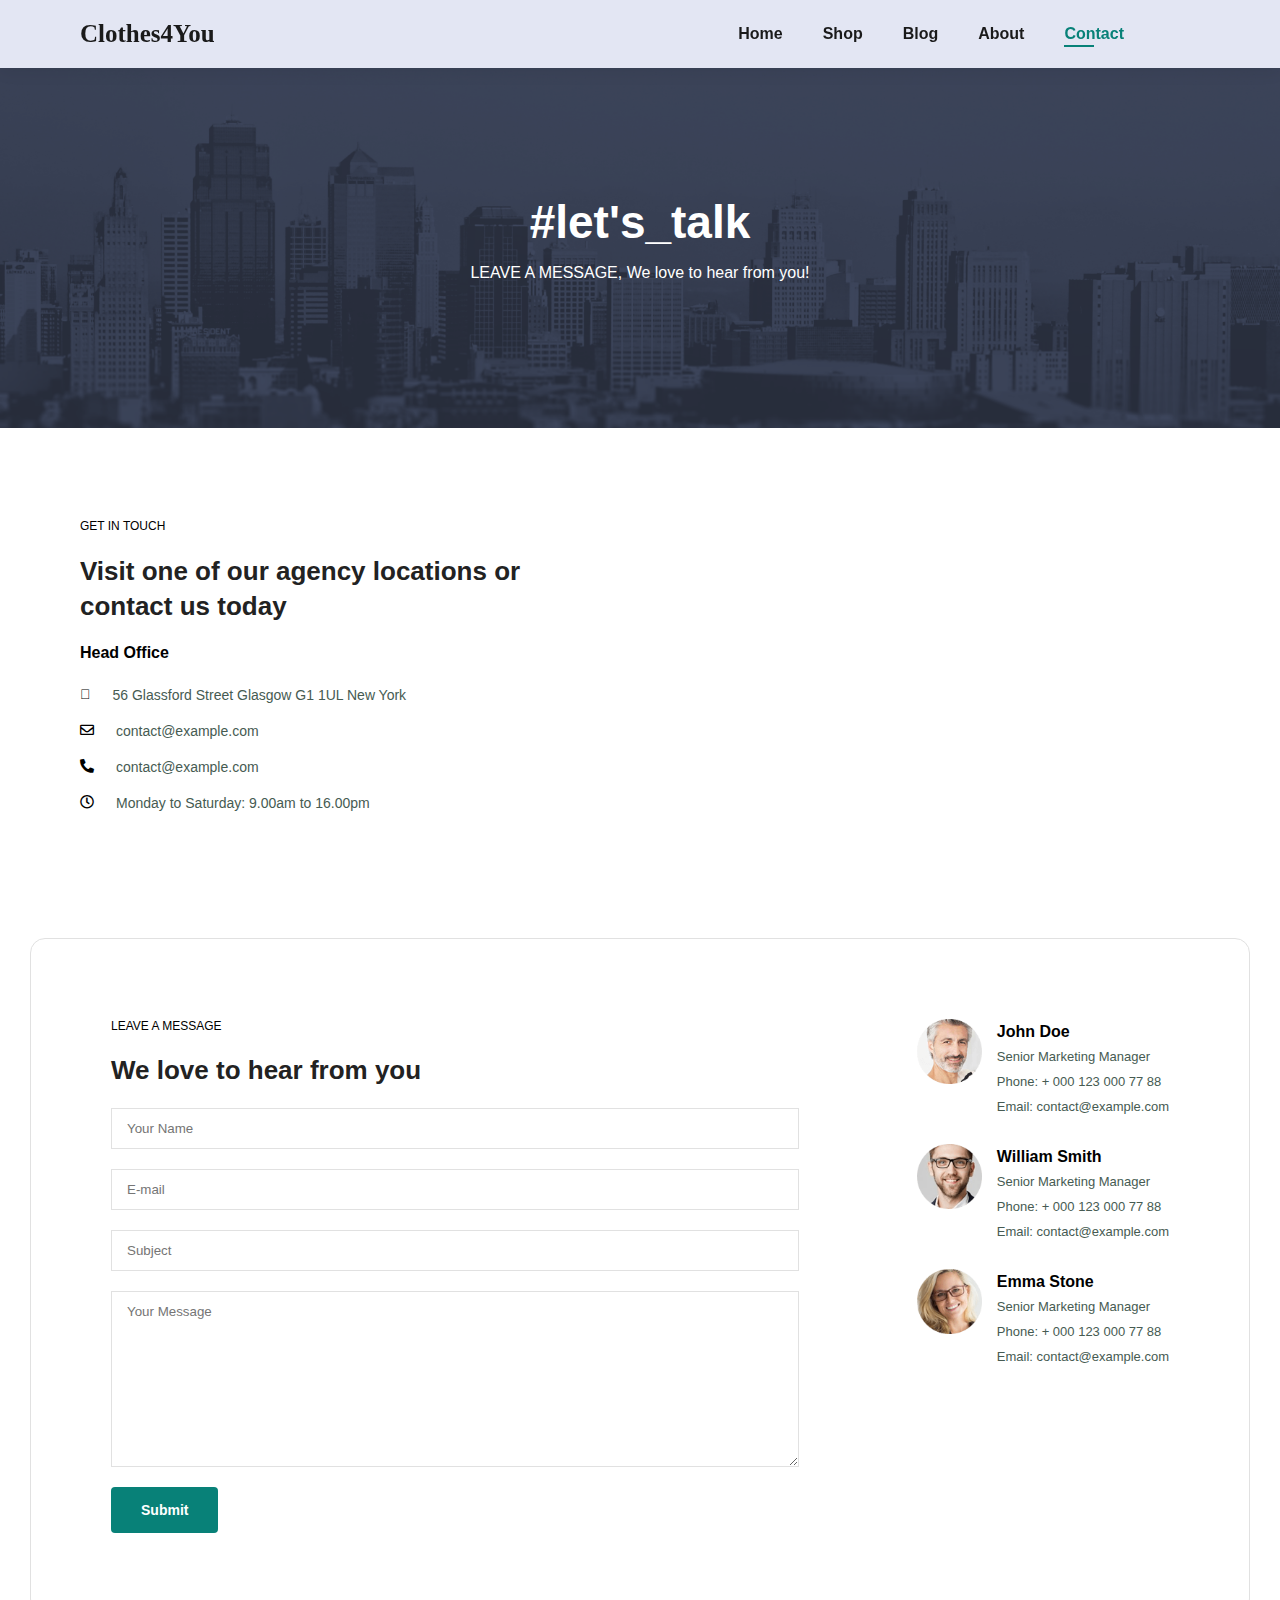
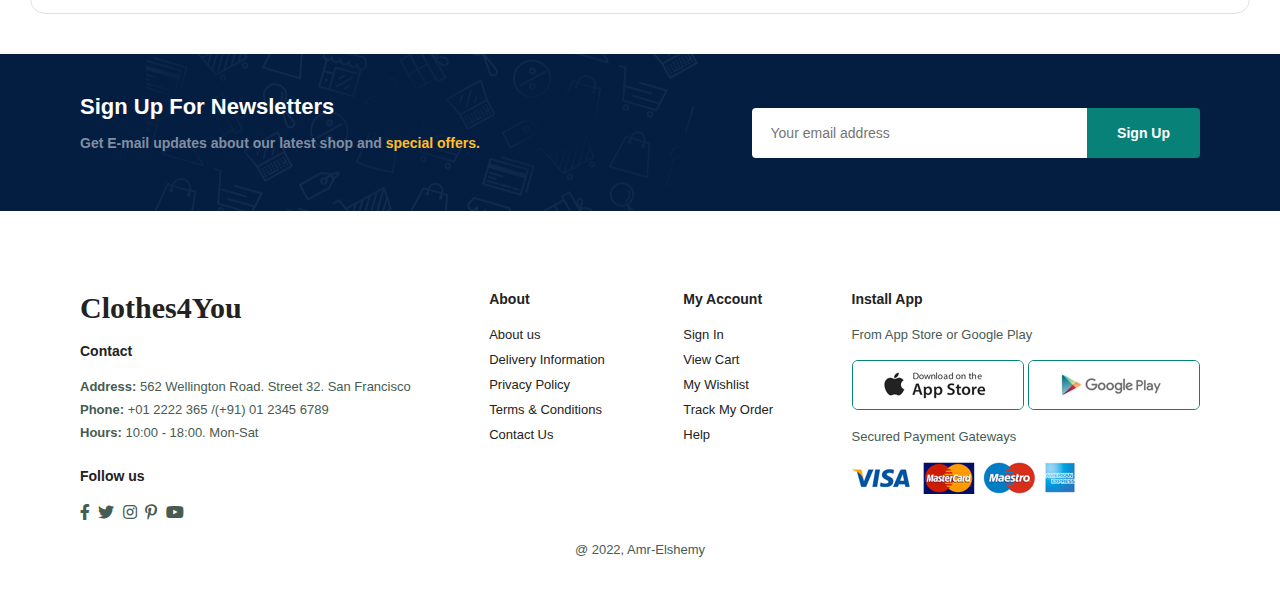
<file: contact.html>
<!DOCTYPE html>
<html lang="en">
<head>
    <meta charset="UTF-8">
    <meta http-equiv="X-UA-Compatible" content="IE=edge">
    <meta name="viewport" content="width=device-width, initial-scale=1.0">
    <title>Clothes4You</title>
    <link rel="stylesheet" href="https://pro.fontawesome.com/releases/v5.15.4/css/all.css"/>
    <link rel="stylesheet" href="style.css">
</head>
<body>

        <!-- Contact PAGE HTML-->

  <!-- header and nav menu -->
    <section id="header">
        <span><a href="index.html">Clothes4You</a></span>
        <div>
            <ul id="navbar">
                <li><a href="index.html">Home</a></li>
                <li><a href="shop.html">Shop</a></li>
                <li><a href="blog.html">Blog</a></li>
                <li><a href="about.html">About</a></li>
                <li><a class="active" href="contact.html">Contact</a></li>
                <li id="lg-bag"><a href="cart.html"><i class="far fa-shopping-bag"></i></a></li>
                <!-- close button icon-->
                <a href="#" id="close"><i class="far fa-times"></i></a>
            </ul>
        </div>
        <!-- side navbar icon-->
        <div id="mobile">
            <a href="cart.html"><i class="far fa-shopping-bag"></i></a>
            <i id="bar" class="fas fa-outdent"></i>
        </div>
    </section>

  <!-- second section after navbar -->
    <section id="page-header" class="contact-header">
        <h2>#let's_talk</h2>
        <p>LEAVE A MESSAGE, We love to hear from you!</p>
    </section>

  <!-- Details section and maps-->
    <section id="contact-details" class="section-p1">
        
      <!--details section-->
        <div class="details">
            <span>GET IN TOUCH</span>
            <h2>Visit one of our agency locations or contact us today</h2>
            <h3>Head Office</h3>
            
      <!-- putting icons in another div tag-->
            <div>
                <li>
                    <i class="fal fa-map"></i>
                    <p>56 Glassford Street Glasgow G1 1UL New York</p>
                </li>
                <li>
                    <i class="far fa-envelope"></i>
                    <p>contact@example.com</p>
                </li>
                <li>
                    <i class="fas fa-phone-alt"></i>
                    <p>contact@example.com</p>
                </li>
                <li>
                    <i class="far fa-clock"></i>
                    <p>Monday to Saturday: 9.00am to 16.00pm</p>
                </li>
            </div>
        </div> 
    
      <!--Map section-->
        <div class="map">
          <!-- use iframe to embed a map -->
          <iframe src="https://www.google.com/maps/embed?pb=!1m18!1m12!1m3!1d387194.0622843894!2d-74.30932844391303!3d40.69701928424492!2m3!1f0!2f0!3f0!3m2!1i1024!2i768!4f13.1!3m3!1m2!1s0x89c24fa5d33f083b%3A0xc80b8f06e177fe62!2sNew%20York%2C%20NY%2C%20USA!5e0!3m2!1sen!2seg!4v1671447036346!5m2!1sen!2seg" width="600" height="450" style="border:0;" allowfullscreen="" loading="lazy" referrerpolicy="no-referrer-when-downgrade"></iframe>
        </div>
    </section>

  <!-- Contact US form section-->
    <section id="form-details">
      <!-- first section will be for form -->
        <form action="">
            <span>LEAVE A MESSAGE</span>
            <h2>We love to hear from you</h2>
            <input type="text" placeholder="Your Name">
            <input type="text" placeholder="E-mail">
            <input type="text" placeholder="Subject">
            <textarea name="" id="" cols="30" rows="10" placeholder="Your Message"></textarea>
            <button class="normal">Submit</button>
        </form>

      <!--Contact Section (people)-->
        <div class="people">
          <!--memeber details -->
            <div>
                <img src="img/people/1.png" alt="">
                <p><span>John Doe</span> Senior Marketing Manager <br> 
                Phone: + 000 123 000 77 88 <br>
                Email: contact@example.com</p>
            </div>
            <div>
                <img src="img/people/2.png" alt="">
                <p><span>William Smith</span> Senior Marketing Manager <br> 
                Phone: + 000 123 000 77 88 <br>
                Email: contact@example.com</p>
            </div>
            <div>
                <img src="img/people/3.png" alt="">
                <p><span>Emma Stone</span> Senior Marketing Manager <br> 
                Phone: + 000 123 000 77 88 <br>
                Email: contact@example.com</p>
            </div>
        </div>
    </section>
   
    <!-- sletter section -->
    <section id="newsletter" class="section-p1 section-m1">
        <div class="newstext">
            <h4>Sign Up For Newsletters</h4>
            <p>Get E-mail updates about our latest shop and <span>special offers.</span></p>
        </div>
        <div class="form">
            <input type="text" placeholder="Your email address">
            <button class="normal">Sign Up</button>
        </div>
    </section>

    <!-- footer -->
    <footer class="section-p1">
        <div class="col">
            <span><a href="index.html">Clothes4You</a></span><br>
            <h4>Contact</h4>
            <p><strong>Address:</strong> 562 Wellington Road. Street 32. San Francisco</p>
            <p><strong>Phone:</strong> +01 2222 365 /(+91) 01 2345 6789</p>
            <p><strong>Hours:</strong> 10:00 - 18:00. Mon-Sat</p>
            <div class="follow">
                <h4>Follow us</h4>
                <div class="icon">
                    <i class="fab fa-facebook-f"></i>
                    <i class="fab fa-twitter"></i>
                    <i class="fab fa-instagram"></i>
                    <i class="fab fa-pinterest-p"></i>
                    <i class="fab fa-youtube"></i>
                </div>
            </div>
        </div>

        <div class="col">
            <h4>About</h4>
            <a href="#">About us</a>
            <a href="#">Delivery Information</a>
            <a href="#">Privacy Policy</a>
            <a href="#">Terms & Conditions</a>
            <a href="#">Contact Us</a>
        </div>

        <div class="col">
            <h4>My Account</h4>
            <a href="#">Sign In</a>
            <a href="#">View Cart</a>
            <a href="#">My Wishlist</a>
            <a href="#">Track My Order</a>
            <a href="#">Help</a>
        </div>

        <div class="col install">
            <h4>Install App</h4>
            <p>From App Store or Google Play</p>
            <div class="row">
                <img src="img/pay/app.jpg" alt="">
                <img src="img/pay/play.jpg" alt="">
            </div>
            <p>Secured Payment Gateways</p>
            <img src="img/pay/pay.png" alt="">
        </div>

        <div class="copyright">
            <p>@ 2022, Amr-Elshemy</p>
        </div>
    </footer>

    <script src="script.js"></script>

 </body>
 </html>
</file>
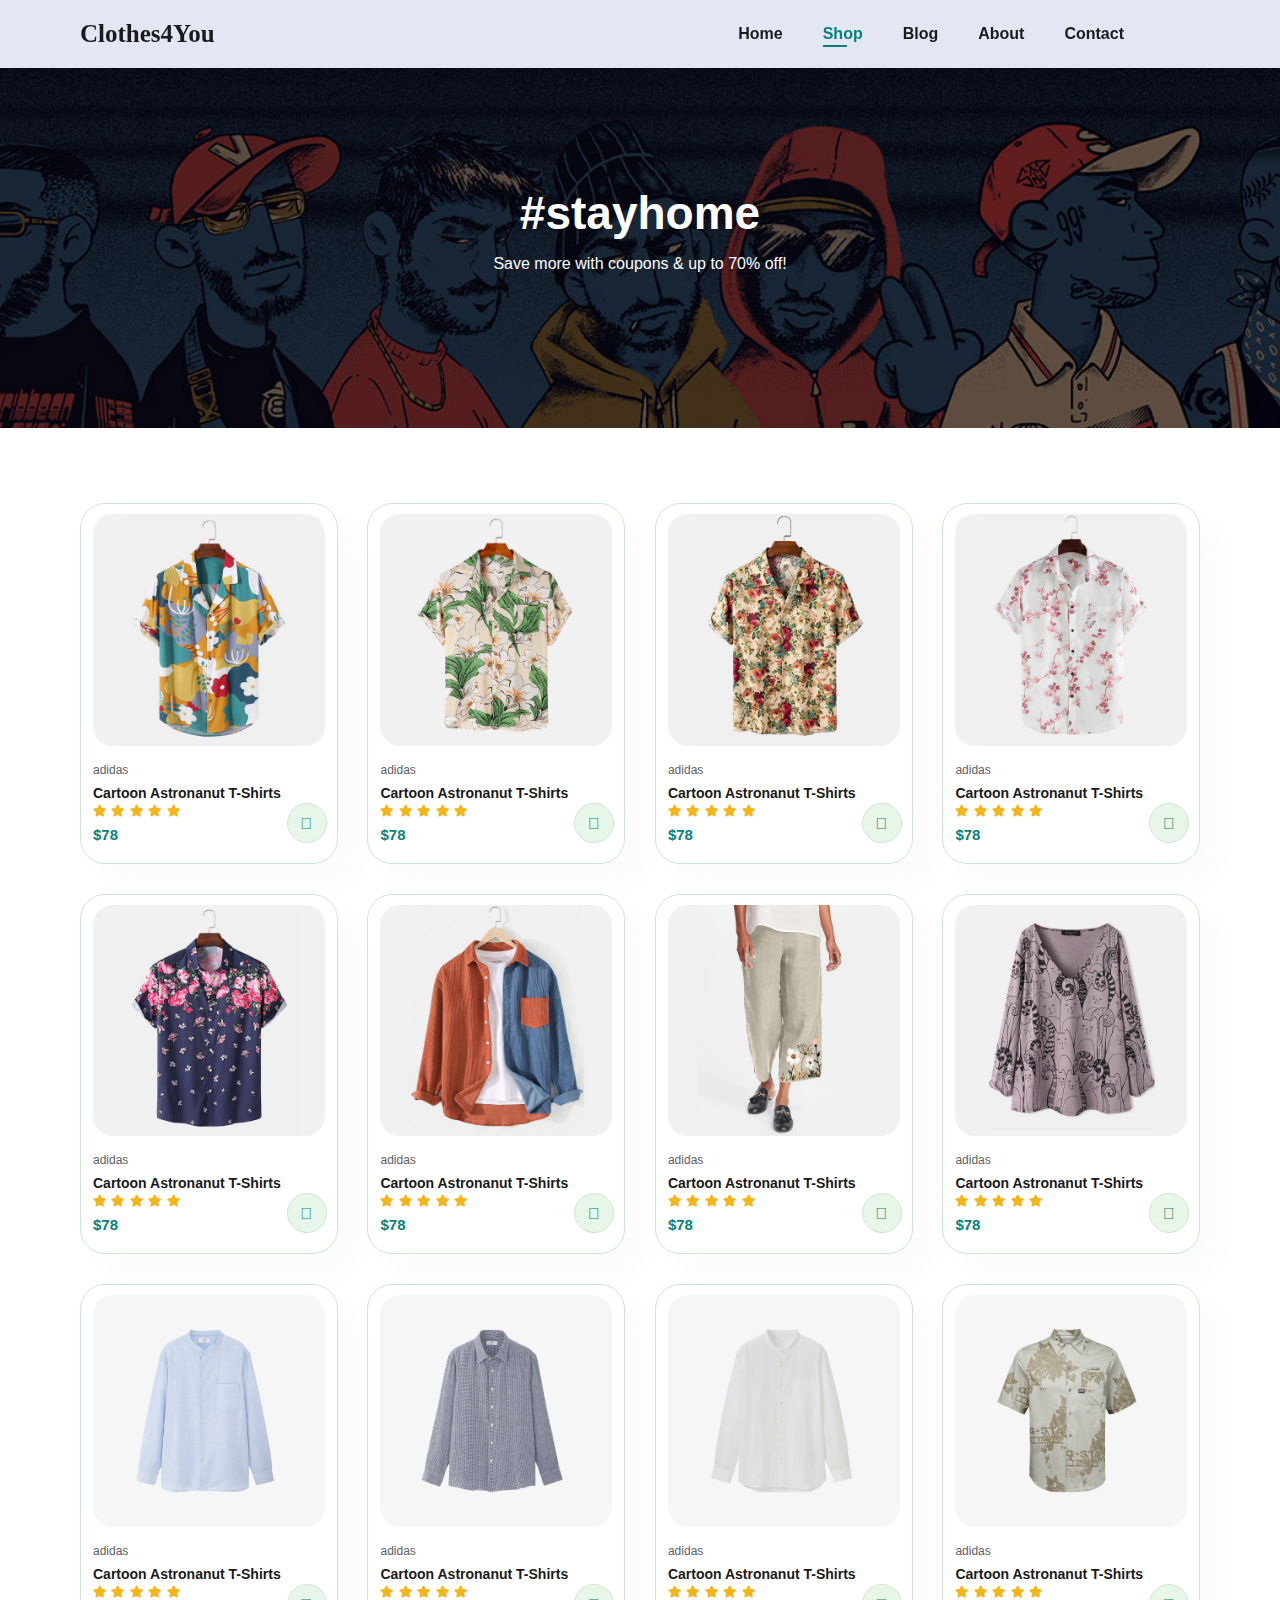
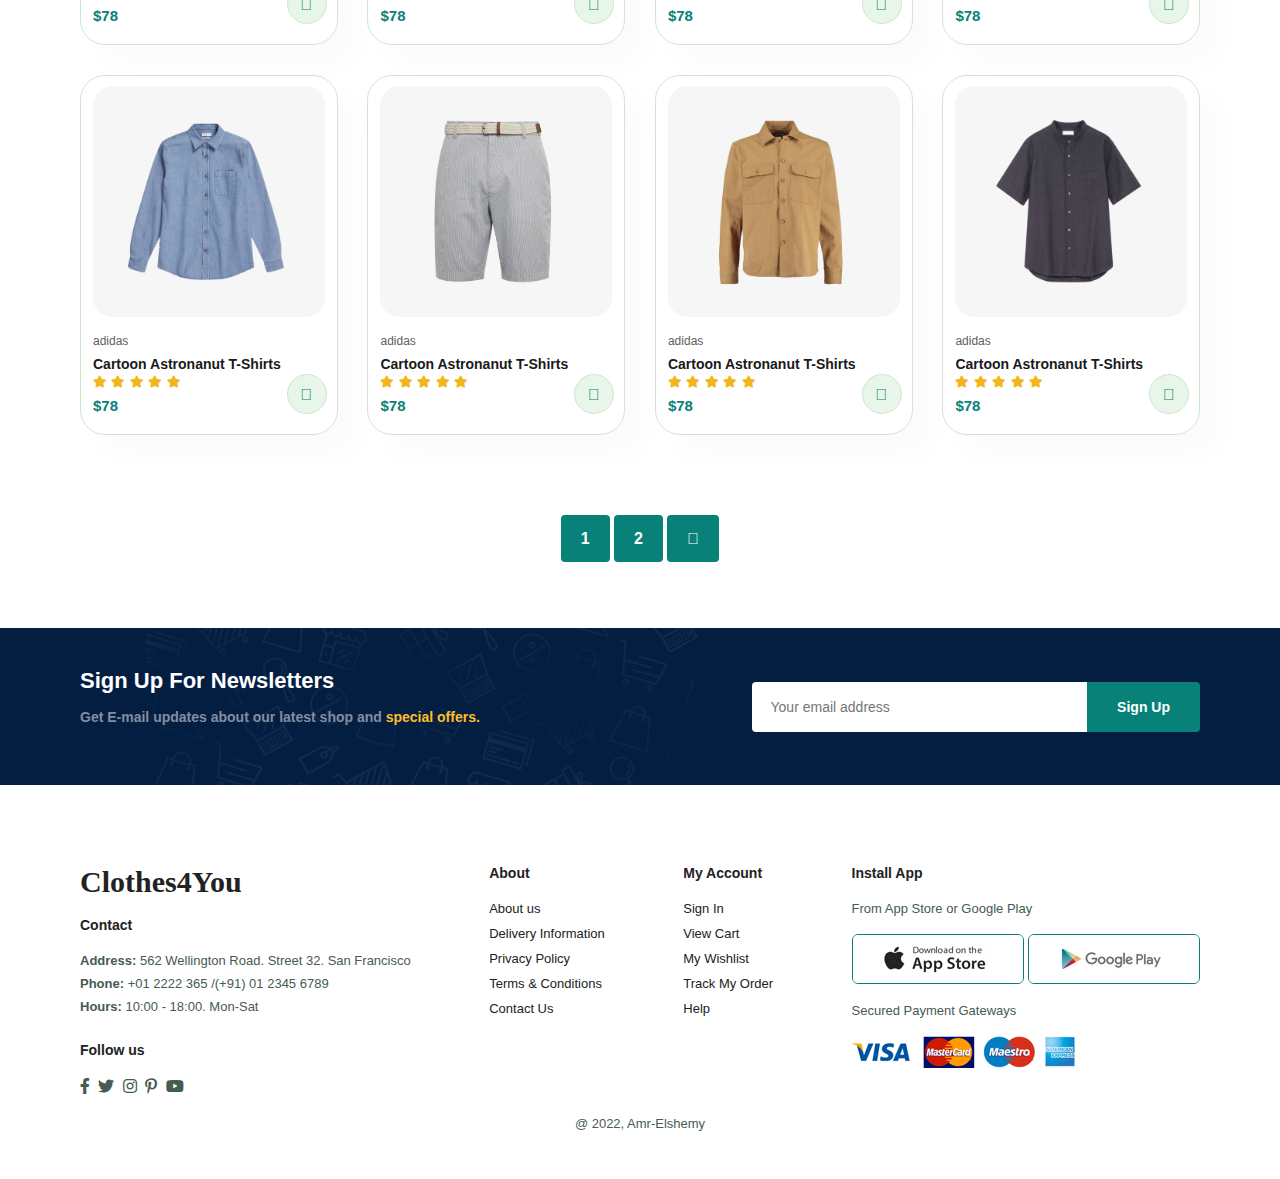
<file: shop.html>
<!DOCTYPE html>
<html lang="en">
<head>
    <meta charset="UTF-8">
    <meta http-equiv="X-UA-Compatible" content="IE=edge">
    <meta name="viewport" content="width=device-width, initial-scale=1.0">
    <title>Clothes4You</title>
    <link rel="stylesheet" href="https://pro.fontawesome.com/releases/v5.15.4/css/all.css"/>
    <link rel="stylesheet" href="style.css">
</head>
<body>

        <!-- SHOP PAGE HTML-->

  <!-- header and nav menu -->
    <section id="header">
        <span><a href="index.html">Clothes4You</a></span>
        <div>
            <ul id="navbar">
                <li><a href="index.html">Home</a></li>
                <li><a class="active" href="shop.html">Shop</a></li>
                <li><a href="blog.html">Blog</a></li>
                <li><a href="about.html">About</a></li>
                <li><a href="contact.html">Contact</a></li>
                <li id="lg-bag"><a href="cart.html"><i class="far fa-shopping-bag"></i></a></li>
                <!-- close button icon-->
                <a href="#" id="close"><i class="far fa-times"></i></a>
            </ul>
        </div>
        <!-- side navbar icon-->
        <div id="mobile">
            <a href="cart.html"><i class="far fa-shopping-bag"></i></a>
            <i id="bar" class="fas fa-outdent"></i>
        </div>
    </section>

  <!-- second section after navbar -->
    <section id="page-header">
        <h2>#stayhome</h2>
        <p>Save more with coupons & up to 70% off! </p><br>
    </section>

  <!-- feature products section -->
    <section id="product1" class="section-p1">
  <!--to go from shop page to single product page we use onclick function 
       and window.location.href="the place you want to go after clicking on the item"-->
        <div class="pro-container">
            <div class="pro" onclick="window.location.href='sproduct.html';">
                <img src="img/products/f1.jpg" alt="">
                <div class="des">
                    <span>adidas</span>
                    <h5>Cartoon Astronanut T-Shirts</h5>
                    <div class="star">
                        <i class="fas fa-star"></i>
                        <i class="fas fa-star"></i>
                        <i class="fas fa-star"></i>
                        <i class="fas fa-star"></i>
                        <i class="fas fa-star"></i>
                    </div>
                    <h4>$78</h4>
                </div>
                <a href="#"><i class="fal fa-shopping-cart cart"></i></a>
            </div>
            <div class="pro">
                <img src="img/products/f2.jpg" alt="">
                <div class="des">
                    <span>adidas</span>
                    <h5>Cartoon Astronanut T-Shirts</h5>
                    <div class="star">
                        <i class="fas fa-star"></i>
                        <i class="fas fa-star"></i>
                        <i class="fas fa-star"></i>
                        <i class="fas fa-star"></i>
                        <i class="fas fa-star"></i>
                    </div>
                    <h4>$78</h4>
                </div>
                <a href="#"><i class="fal fa-shopping-cart cart"></i></a>
            </div>
            <div class="pro">
                <img src="img/products/f3.jpg" alt="">
                <div class="des">
                    <span>adidas</span>
                    <h5>Cartoon Astronanut T-Shirts</h5>
                    <div class="star">
                        <i class="fas fa-star"></i>
                        <i class="fas fa-star"></i>
                        <i class="fas fa-star"></i>
                        <i class="fas fa-star"></i>
                        <i class="fas fa-star"></i>
                    </div>
                    <h4>$78</h4>
                </div>
                <a href="#"><i class="fal fa-shopping-cart cart"></i></a>
            </div>
            <div class="pro">
                <img src="img/products/f4.jpg" alt="">
                <div class="des">
                    <span>adidas</span>
                    <h5>Cartoon Astronanut T-Shirts</h5>
                    <div class="star">
                        <i class="fas fa-star"></i>
                        <i class="fas fa-star"></i>
                        <i class="fas fa-star"></i>
                        <i class="fas fa-star"></i>
                        <i class="fas fa-star"></i>
                    </div>
                    <h4>$78</h4>
                </div>
                <a href="#"><i class="fal fa-shopping-cart cart"></i></a>
            </div>
            <div class="pro">
                <img src="img/products/f5.jpg" alt="">
                <div class="des">
                    <span>adidas</span>
                    <h5>Cartoon Astronanut T-Shirts</h5>
                    <div class="star">
                        <i class="fas fa-star"></i>
                        <i class="fas fa-star"></i>
                        <i class="fas fa-star"></i>
                        <i class="fas fa-star"></i>
                        <i class="fas fa-star"></i>
                    </div>
                    <h4>$78</h4>
                </div>
                <a href="#"><i class="fal fa-shopping-cart cart"></i></a>
            </div>
            <div class="pro">
                <img src="img/products/f6.jpg" alt="">
                <div class="des">
                    <span>adidas</span>
                    <h5>Cartoon Astronanut T-Shirts</h5>
                    <div class="star">
                        <i class="fas fa-star"></i>
                        <i class="fas fa-star"></i>
                        <i class="fas fa-star"></i>
                        <i class="fas fa-star"></i>
                        <i class="fas fa-star"></i>
                    </div>
                    <h4>$78</h4>
                </div>
                <a href="#"><i class="fal fa-shopping-cart cart"></i></a>
            </div>
            <div class="pro">
                <img src="img/products/f7.jpg" alt="">
                <div class="des">
                    <span>adidas</span>
                    <h5>Cartoon Astronanut T-Shirts</h5>
                    <div class="star">
                        <i class="fas fa-star"></i>
                        <i class="fas fa-star"></i>
                        <i class="fas fa-star"></i>
                        <i class="fas fa-star"></i>
                        <i class="fas fa-star"></i>
                    </div>
                    <h4>$78</h4>
                </div>
                <a href="#"><i class="fal fa-shopping-cart cart"></i></a>
            </div>
            <div class="pro">
                <img src="img/products/f8.jpg" alt="">
                <div class="des">
                    <span>adidas</span>
                    <h5>Cartoon Astronanut T-Shirts</h5>
                    <div class="star">
                        <i class="fas fa-star"></i>
                        <i class="fas fa-star"></i>
                        <i class="fas fa-star"></i>
                        <i class="fas fa-star"></i>
                        <i class="fas fa-star"></i>
                    </div>
                    <h4>$78</h4>
                </div>
                <a href="#"><i class="fal fa-shopping-cart cart"></i></a>
            </div>
        <div class="pro">
            <img src="img/products/n1.jpg" alt="">
            <div class="des">
                <span>adidas</span>
                <h5>Cartoon Astronanut T-Shirts</h5>
                <div class="star">
                    <i class="fas fa-star"></i>
                    <i class="fas fa-star"></i>
                    <i class="fas fa-star"></i>
                    <i class="fas fa-star"></i>
                    <i class="fas fa-star"></i>
                </div>
                <h4>$78</h4>
            </div>
            <a href="#"><i class="fal fa-shopping-cart cart"></i></a>
        </div>
        <div class="pro">
            <img src="img/products/n2.jpg" alt="">
            <div class="des">
                <span>adidas</span>
                <h5>Cartoon Astronanut T-Shirts</h5>
                <div class="star">
                    <i class="fas fa-star"></i>
                    <i class="fas fa-star"></i>
                    <i class="fas fa-star"></i>
                    <i class="fas fa-star"></i>
                    <i class="fas fa-star"></i>
                </div>
                <h4>$78</h4>
            </div>
            <a href="#"><i class="fal fa-shopping-cart cart"></i></a>
        </div>
        <div class="pro">
            <img src="img/products/n3.jpg" alt="">
            <div class="des">
                <span>adidas</span>
                <h5>Cartoon Astronanut T-Shirts</h5>
                <div class="star">
                    <i class="fas fa-star"></i>
                    <i class="fas fa-star"></i>
                    <i class="fas fa-star"></i>
                    <i class="fas fa-star"></i>
                    <i class="fas fa-star"></i>
                </div>
                <h4>$78</h4>
            </div>
            <a href="#"><i class="fal fa-shopping-cart cart"></i></a>
        </div>
        <div class="pro">
            <img src="img/products/n4.jpg" alt="">
            <div class="des">
                <span>adidas</span>
                <h5>Cartoon Astronanut T-Shirts</h5>
                <div class="star">
                    <i class="fas fa-star"></i>
                    <i class="fas fa-star"></i>
                    <i class="fas fa-star"></i>
                    <i class="fas fa-star"></i>
                    <i class="fas fa-star"></i>
                </div>
                <h4>$78</h4>
            </div>
            <a href="#"><i class="fal fa-shopping-cart cart"></i></a>
        </div>
        <div class="pro">
            <img src="img/products/n5.jpg" alt="">
            <div class="des">
                <span>adidas</span>
                <h5>Cartoon Astronanut T-Shirts</h5>
                <div class="star">
                    <i class="fas fa-star"></i>
                    <i class="fas fa-star"></i>
                    <i class="fas fa-star"></i>
                    <i class="fas fa-star"></i>
                    <i class="fas fa-star"></i>
                </div>
                <h4>$78</h4>
            </div>
            <a href="#"><i class="fal fa-shopping-cart cart"></i></a>
        </div>
        <div class="pro">
            <img src="img/products/n6.jpg" alt="">
            <div class="des">
                <span>adidas</span>
                <h5>Cartoon Astronanut T-Shirts</h5>
                <div class="star">
                    <i class="fas fa-star"></i>
                    <i class="fas fa-star"></i>
                    <i class="fas fa-star"></i>
                    <i class="fas fa-star"></i>
                    <i class="fas fa-star"></i>
                </div>
                <h4>$78</h4>
            </div>
            <a href="#"><i class="fal fa-shopping-cart cart"></i></a>
        </div>
        <div class="pro">
            <img src="img/products/n7.jpg" alt="">
            <div class="des">
                <span>adidas</span>
                <h5>Cartoon Astronanut T-Shirts</h5>
                <div class="star">
                    <i class="fas fa-star"></i>
                    <i class="fas fa-star"></i>
                    <i class="fas fa-star"></i>
                    <i class="fas fa-star"></i>
                    <i class="fas fa-star"></i>
                </div>
                <h4>$78</h4>
            </div>
            <a href="#"><i class="fal fa-shopping-cart cart"></i></a>
        </div>
        <div class="pro">
            <img src="img/products/n8.jpg" alt="">
            <div class="des">
                <span>adidas</span>
                <h5>Cartoon Astronanut T-Shirts</h5>
                <div class="star">
                    <i class="fas fa-star"></i>
                    <i class="fas fa-star"></i>
                    <i class="fas fa-star"></i>
                    <i class="fas fa-star"></i>
                    <i class="fas fa-star"></i>
                </div>
                <h4>$78</h4>
            </div>
            <a href="#"><i class="fal fa-shopping-cart cart"></i></a>
        </div>
    </div>
    </section>

  <!-- pagination section -->
    <section id="pagination" class="section-p1">
        <a href="#">1</a>
        <a href="#">2</a>
        <a href="#"><i class="fal fa-long-arrow-alt-right "></i></a>
    </section>

  <!-- sletter section -->
    <section id="newsletter" class="section-p1 section-m1">
        <div class="newstext">
            <h4>Sign Up For Newsletters</h4>
            <p>Get E-mail updates about our latest shop and <span>special offers.</span></p>
        </div>
        <div class="form">
            <input type="text" placeholder="Your email address">
            <button class="normal">Sign Up</button>
        </div>
    </section>

  <!-- footer -->
    <footer class="section-p1">
        <div class="col">
            <span><a href="index.html">Clothes4You</a></span><br>
            <h4>Contact</h4>
            <p><strong>Address:</strong> 562 Wellington Road. Street 32. San Francisco</p>
            <p><strong>Phone:</strong> +01 2222 365 /(+91) 01 2345 6789</p>
            <p><strong>Hours:</strong> 10:00 - 18:00. Mon-Sat</p>
            <div class="follow">
                <h4>Follow us</h4>
                <div class="icon">
                    <i class="fab fa-facebook-f"></i>
                    <i class="fab fa-twitter"></i>
                    <i class="fab fa-instagram"></i>
                    <i class="fab fa-pinterest-p"></i>
                    <i class="fab fa-youtube"></i>
                </div>
            </div>
        </div>

        <div class="col">
            <h4>About</h4>
            <a href="#">About us</a>
            <a href="#">Delivery Information</a>
            <a href="#">Privacy Policy</a>
            <a href="#">Terms & Conditions</a>
            <a href="#">Contact Us</a>
        </div>

        <div class="col">
            <h4>My Account</h4>
            <a href="#">Sign In</a>
            <a href="#">View Cart</a>
            <a href="#">My Wishlist</a>
            <a href="#">Track My Order</a>
            <a href="#">Help</a>
        </div>

        <div class="col install">
            <h4>Install App</h4>
            <p>From App Store or Google Play</p>
            <div class="row">
                <img src="img/pay/app.jpg" alt="">
                <img src="img/pay/play.jpg" alt="">
            </div>
            <p>Secured Payment Gateways</p>
            <img src="img/pay/pay.png" alt="">
        </div>

        <div class="copyright">
            <p>@ 2022, Amr-Elshemy</p>
        </div>
    </footer>

    <script src="script.js"></script>
</body>
</html>
</file>
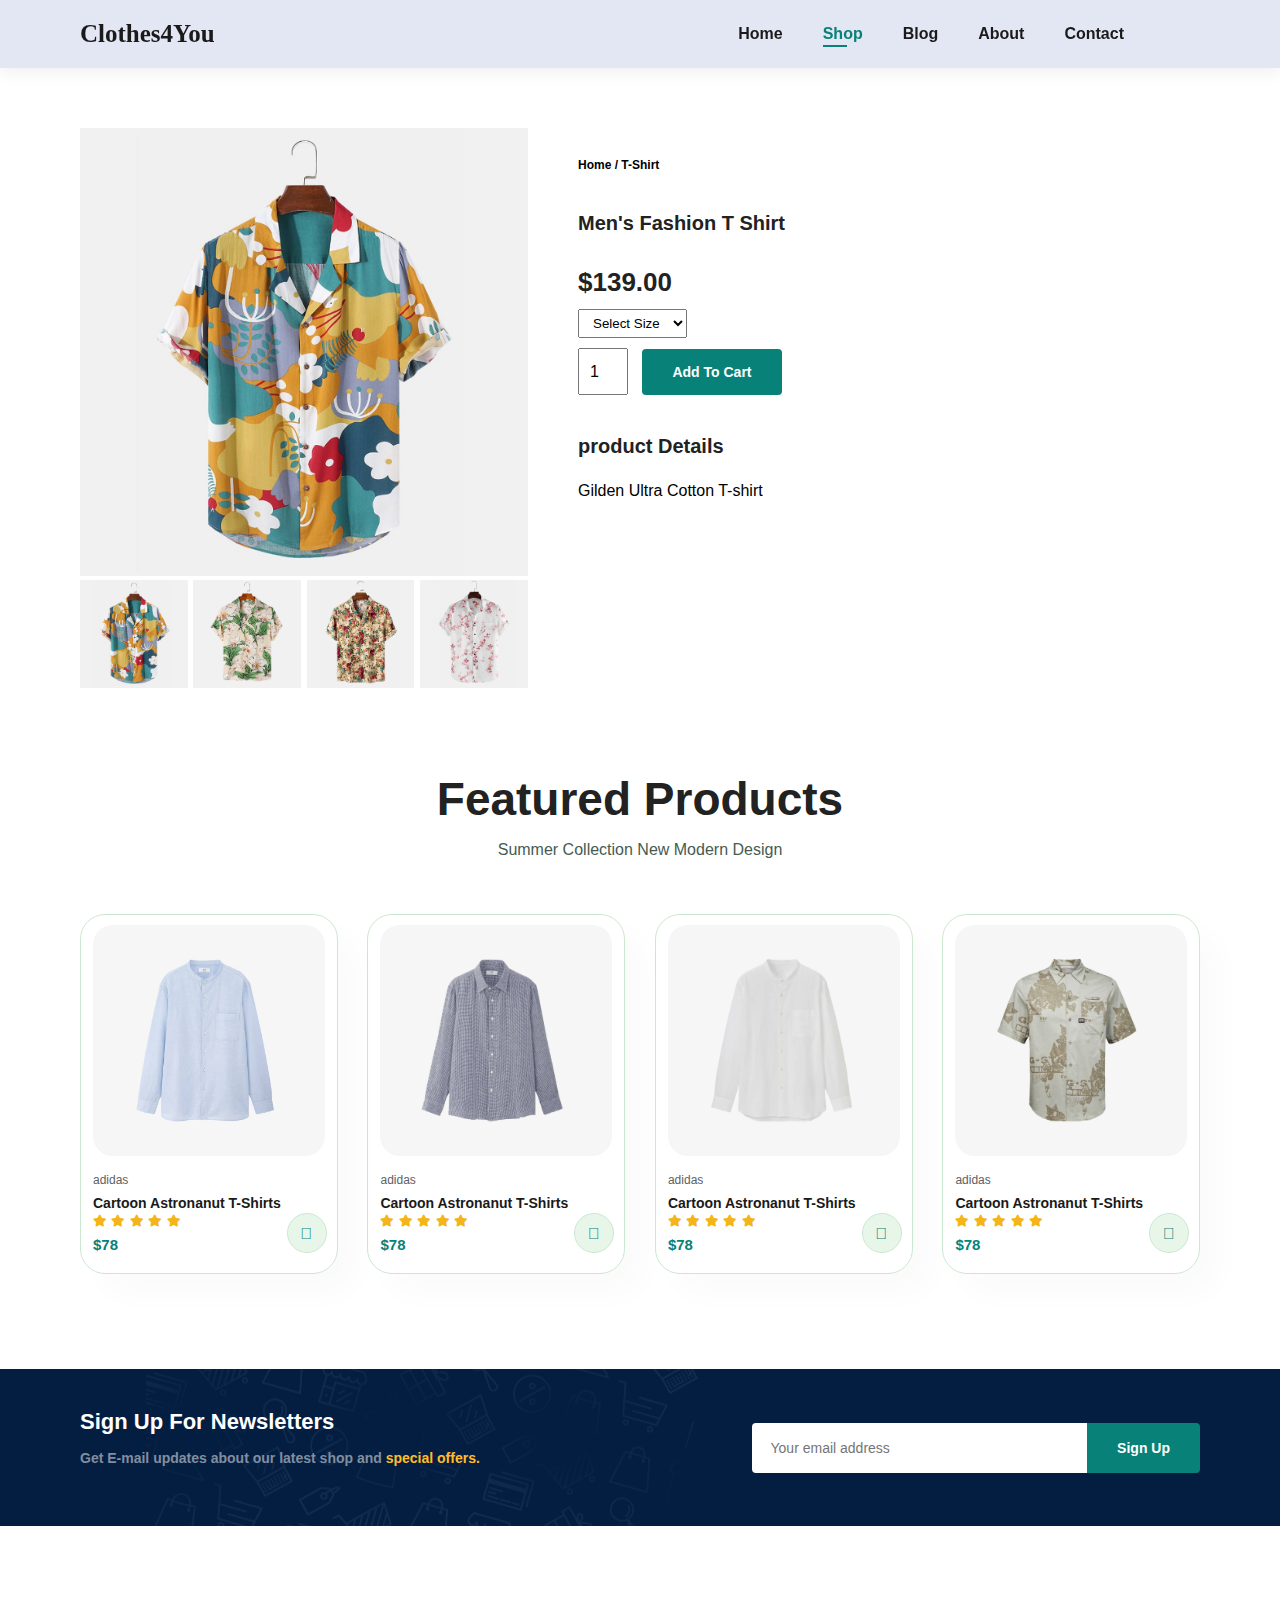
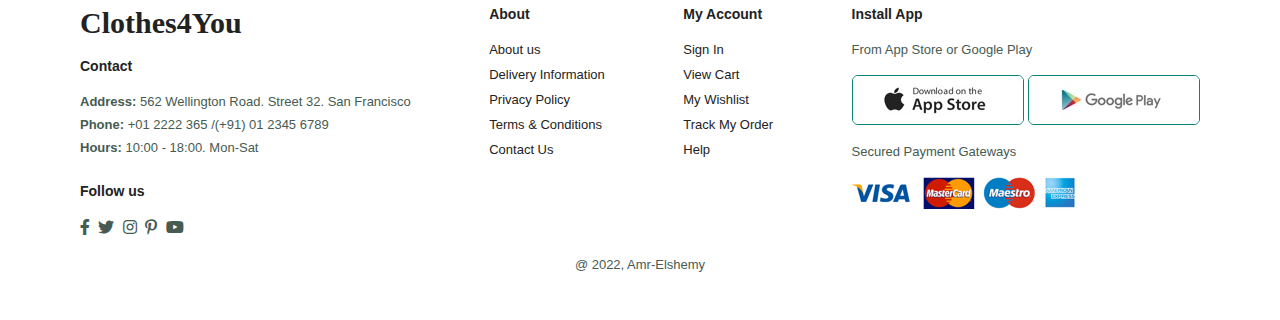
<file: sproduct.html>
<!DOCTYPE html>
<html lang="en">
<head>
    <meta charset="UTF-8">
    <meta http-equiv="X-UA-Compatible" content="IE=edge">
    <meta name="viewport" content="width=device-width, initial-scale=1.0">
    <title>Clothes4You</title>
    <link rel="stylesheet" href="https://pro.fontawesome.com/releases/v5.15.4/css/all.css"/>
    <link rel="stylesheet" href="style.css">
</head>
<body>

        <!-- Single product PAGE HTML-->

  <!-- header and nav menu -->
    <section id="header">
        <span><a href="index.html">Clothes4You</a></span>
        <div>
            <ul id="navbar">
                <li><a href="index.html">Home</a></li>
                <li><a class="active" href="shop.html">Shop</a></li>
                <li><a href="blog.html">Blog</a></li>
                <li><a href="about.html">About</a></li>
                <li><a href="contact.html">Contact</a></li>
                <li id="lg-bag"><a href="cart.html"><i class="far fa-shopping-bag"></i></a></li>
                <!-- close button icon-->
                <a href="#" id="close"><i class="far fa-times"></i></a>
            </ul>
        </div>
        <!-- side navbar icon-->
        <div id="mobile">
            <a href="cart.html"><i class="far fa-shopping-bag"></i></a>
            <i id="bar" class="fas fa-outdent"></i>
        </div>
    </section>

  <!-- prodetails section -->
    <section id="prodetails" class="section-p1">
        <div class="single-pro-image">
            <img src="img/products/f1.jpg" width="100%" id="MainImage" alt="">
            <div class="small-image-group">
                <div class="small-img-col">
                    <img src="img/products/f1.jpg" width="100%" class="small-img" alt="">
                </div>
                <div class="small-img-col">
                    <img src="img/products/f2.jpg" width="100%" class="small-img" alt="">
                </div>
                <div class="small-img-col">
                    <img src="img/products/f3.jpg" width="100%" class="small-img" alt="">
                </div>
                <div class="small-img-col">
                    <img src="img/products/f4.jpg" width="100%" class="small-img" alt="">
                </div>
            </div>
        </div>

        <div class="single-pro-details">
            <h6>Home / T-Shirt</h6>
            <h4>Men's Fashion T Shirt</h4>
            <h2>$139.00</h2>
            <select>
                <option>Select Size</option>
                <option>XXL</option>
                <option>XL</option>
                <option>L</option>
                <option>M</option>
                <option>S</option>
            </select>
            <input type="number" value="1">
            <button class="normal">Add To Cart</button>
            <h4>product Details</h4>
            <span>Gilden Ultra Cotton T-shirt</span>
        </div>
    </section>

  <!-- products section -->
  <section id="product1" class="section-p1">
    <h2>Featured Products</h2>
    <p>Summer Collection New Modern Design</p>
    <div class="pro-container">
        <div class="pro">
            <img src="img/products/n1.jpg" alt="">
            <div class="des">
                <span>adidas</span>
                <h5>Cartoon Astronanut T-Shirts</h5>
                <div class="star">
                    <i class="fas fa-star"></i>
                    <i class="fas fa-star"></i>
                    <i class="fas fa-star"></i>
                    <i class="fas fa-star"></i>
                    <i class="fas fa-star"></i>
                </div>
                <h4>$78</h4>
            </div>
            <a href="#"><i class="fal fa-shopping-cart cart"></i></a>
        </div>
        <div class="pro">
            <img src="img/products/n2.jpg" alt="">
            <div class="des">
                <span>adidas</span>
                <h5>Cartoon Astronanut T-Shirts</h5>
                <div class="star">
                    <i class="fas fa-star"></i>
                    <i class="fas fa-star"></i>
                    <i class="fas fa-star"></i>
                    <i class="fas fa-star"></i>
                    <i class="fas fa-star"></i>
                </div>
                <h4>$78</h4>
            </div>
            <a href="#"><i class="fal fa-shopping-cart cart"></i></a>
        </div>
        <div class="pro">
            <img src="img/products/n3.jpg" alt="">
            <div class="des">
                <span>adidas</span>
                <h5>Cartoon Astronanut T-Shirts</h5>
                <div class="star">
                    <i class="fas fa-star"></i>
                    <i class="fas fa-star"></i>
                    <i class="fas fa-star"></i>
                    <i class="fas fa-star"></i>
                    <i class="fas fa-star"></i>
                </div>
                <h4>$78</h4>
            </div>
            <a href="#"><i class="fal fa-shopping-cart cart"></i></a>
        </div>
        <div class="pro">
            <img src="img/products/n4.jpg" alt="">
            <div class="des">
                <span>adidas</span>
                <h5>Cartoon Astronanut T-Shirts</h5>
                <div class="star">
                    <i class="fas fa-star"></i>
                    <i class="fas fa-star"></i>
                    <i class="fas fa-star"></i>
                    <i class="fas fa-star"></i>
                    <i class="fas fa-star"></i>
                </div>
                <h4>$78</h4>
            </div>
            <a href="#"><i class="fal fa-shopping-cart cart"></i></a>
        </div>
    </div>
    </section>

  <!-- sletter section -->
    <section id="newsletter" class="section-p1 section-m1">
        <div class="newstext">
            <h4>Sign Up For Newsletters</h4>
            <p>Get E-mail updates about our latest shop and <span>special offers.</span></p>
        </div>
        <div class="form">
            <input type="text" placeholder="Your email address">
            <button class="normal">Sign Up</button>
        </div>
    </section>

  <!-- footer -->
    <footer class="section-p1">
        <div class="col">
            <span><a href="index.html">Clothes4You</a></span><br>
            <h4>Contact</h4>
            <p><strong>Address:</strong> 562 Wellington Road. Street 32. San Francisco</p>
            <p><strong>Phone:</strong> +01 2222 365 /(+91) 01 2345 6789</p>
            <p><strong>Hours:</strong> 10:00 - 18:00. Mon-Sat</p>
            <div class="follow">
                <h4>Follow us</h4>
                <div class="icon">
                    <i class="fab fa-facebook-f"></i>
                    <i class="fab fa-twitter"></i>
                    <i class="fab fa-instagram"></i>
                    <i class="fab fa-pinterest-p"></i>
                    <i class="fab fa-youtube"></i>
                </div>
            </div>
        </div>

        <div class="col">
            <h4>About</h4>
            <a href="#">About us</a>
            <a href="#">Delivery Information</a>
            <a href="#">Privacy Policy</a>
            <a href="#">Terms & Conditions</a>
            <a href="#">Contact Us</a>
        </div>

        <div class="col">
            <h4>My Account</h4>
            <a href="#">Sign In</a>
            <a href="#">View Cart</a>
            <a href="#">My Wishlist</a>
            <a href="#">Track My Order</a>
            <a href="#">Help</a>
        </div>

        <div class="col install">
            <h4>Install App</h4>
            <p>From App Store or Google Play</p>
            <div class="row">
                <img src="img/pay/app.jpg" alt="">
                <img src="img/pay/play.jpg" alt="">
            </div>
            <p>Secured Payment Gateways</p>
            <img src="img/pay/pay.png" alt="">
        </div>

        <div class="copyright">
            <p>@ 2022, Amr-Elshemy</p>
        </div>
    </footer>


  <!-- image slider JS-->
    <script>
        var MainImage = document.getElementById('MainImage');
        var smallImage = document.getElementsByClassName('small-img');

        smallImage[0].onclick = function(){
            /*changing the main image source with another image src*/
            MainImage.src = smallImage[0].src;
        }
        smallImage[1].onclick = function(){
            MainImage.src = smallImage[1].src;
        }
        smallImage[2].onclick = function(){
            MainImage.src = smallImage[2].src;
        }
        smallImage[3].onclick = function(){
            MainImage.src = smallImage[3].src;
        }
    </script>

    <script src="script.js"></script>
</body>
</html>
</file>
<file: style.css>
*{
    margin: 0;
    padding: 0;
    box-sizing: border-box;
    font-family: 'Spartan', sans-serif;
}

/* in this website all of these h1,h2,h4,h6,p, section-p1,
section-m1, body things
will actually follow our this aster links */

h1{
    font-size: 50px;
    line-height: 64px;
    color: #222;
}

h2{
    font-size: 46px;
    line-height: 54px;
    color: #222;
}

h4{
    font-size: 20px;
    color: #222;
}

h6{
    font-weight: 700;
    font-size: 12px;
}

p{
   font-size: 16px;
   color: #465b52;
   margin: 15px 0 20px 0;
}

/* section-p1 means padding for the sections*/
.section-p1{
    padding: 40px 80px;
}

.section-m1{
    margin: 40px 0;
}

button.normal{
  font-size: 14px;
  font-weight: 600;
  padding: 15px 30px;
  color: #000;
  background-color: #fff;
  border-radius: 4px;
  cursor: pointer;
  border: none;
  outline: none;
  transition: 0.2s;
}

button.white{
  font-size: 13px;
  font-weight: 600;
  padding: 11px 18px;
  color: #fff;
  background-color: transparent;
  cursor: pointer;
  border: 1px solid white;
  outline: none;
  transition: 0.2s;
}

body{
    width: 100%
}

/*home page style*/

/*header start */
 #header{
    display: flex;
    align-items: center;
    justify-content: space-between;
    padding: 20px 80px;
    background-color: #e3e6f3;
    box-shadow: 0 5px 15px rgba(0, 0, 0, 0.06);
    z-index: 999;
    position: sticky;
    top: 0;
    left: 0;
 }

 span a{
    text-decoration: none;
    font-size: 25px;
    font-weight: 600;
    font-family: serif;
    color: #1a1a1a;
    transition: 0.3 ease;
 }
 #navbar{
    display: flex;
    align-items: center;
    justify-content: center;
 }

 #navbar li{
    list-style: none;
    padding: 0 20px;
    position: relative;
 }

 #navbar li a{
    text-decoration: none;
    font-size: 16px;
    font-weight: 600;
    color: #1a1a1a;
    transition: 0.3 ease;
 }
 #navbar li a:hover,
 #navbar li a.active{
    color: #088178;
 }

 /* use psuedo classes(after and before) to do underline under nav elements*/
 #navbar li a.active::after,
 #navbar li a:hover::after{
    content: "";
    width: 30%;
    height: 2px;
    background: #088178;
    position: absolute;
    bottom: -4px;
    left: 20px;
 }

 #mobile{
  display: none;
  align-items: center;
 }

 #close{
  display: none;
 }

 /*Home page*/
 #hero{
    background-image: url(img/hero4.png);
    height: 90vh;
    width: 100%;
    background-size: cover;
    background-position: top 25% right 0;
    padding: 0 80px;
    /*display flex make items in row so we use flex-direction: column 
    to make them under each other*/
    display: flex;
    flex-direction: column ;
    align-items: flex-start;
    justify-content: center;
 }

 #hero h4{
    padding-bottom: 15px;
 }

 #hero h1{
    color: #088178;
 }

 #hero button{
    background-image: url("img/button.png");
    background-color: transparent;
    color: #088178;
    border: 0; 
    padding: 14px 80px 14px 65px;
    background-repeat: no-repeat;
    font-weight: 700;
    font-size: 15px;
    cursor: pointer;
 }

 #feature{
   display: flex;
   align-items: center;
   justify-content: space-between;
   flex-wrap: wrap;
 }

 #feature .fe-box{
   width: 180px;
   text-align: center;
   padding: 25px 15px;
   box-shadow: 20px 20px 34px rgba(0, 0, 0, 0.03);
   border: 1px solid #cce7d0;
   border-radius: 4px;
   margin: 15px 0;
 }

 #feature .fe-box:hover{
   box-shadow: 10px 10px 54px rgba(70, 62, 221, 0.1);
 }

 /*responsive img*/
 #feature .fe-box img{
   width: 100%;
   margin-bottom: 10px;
 }

 #feature .fe-box h6{
   display: inline-block;
   padding: 9px 8px 6px 8px;
   line-height: 1;
   border-radius: 4px;
   color: #088178;
   background-color: #fddde4;
 }

 #feature .fe-box:nth-child(2) h6{
   background-color: #cdebbc;
 }

 #feature .fe-box:nth-child(3) h6{
   background-color: #d1e8f2;
 }

 #feature .fe-box:nth-child(4) h6{
   background-color: #cdd4f8;
 }

 #feature .fe-box:nth-child(5) h6{
   background-color: #f6dbf6;
 }

 #feature .fe-box:nth-child(6) h6{
   background-color: #fff2e5;
 }

 #product1{
   text-align: center;
 }

 #product1 .pro-container{
  display: flex;
  justify-content: space-between;
  padding-top: 20px;
  flex-wrap: wrap;
 }
 #product1 .pro{
   width: 23%;
   min-width: 250px;
   padding: 10px 12px;
   border: 1px solid #cce7d0;
   border-radius: 25px;
   cursor: pointer;
   box-shadow: 20px 20px 30px rgba(0, 0, 0, 0.02);
   margin: 15px 0;
   transition: 0.2s ease;
   position: relative;
 }


 #product1 .pro:hover{
   box-shadow: 20px 20px 30px rgba(0, 0, 0, 0.06);
 }

 #product1 .pro img{
   width: 100%;
   border-radius: 20px;
 }

 #product1 .pro .des{
   text-align: start;
   padding: 10px 0;
 }

 #product1 .pro .des span{
   color: #606063;
   font-size: 12px;
 }

 #product1 .pro .des h5{
   padding-top: 7px;
   color: #1a1a1a;
   font-size: 14px;
 }

 #product1 .pro .des i{
   font-size: 12px;
   color: rgb(243, 181, 25);
 }

 #product1 .pro .des h4{
   padding-top: 7px;
   font-size: 15px;
   font-weight: 700;
   color: #088178;
 }

 #product1 .pro .cart{
   width: 40px;
   height: 40px;
   line-height: 40px;
   border-radius: 50px;
   background-color: #e8f6ea;
   font-weight: 500;
   color: #088178;
   border: 1px solid #cce7d0;
   position: absolute;
   bottom: 20px;
   right: 10px;
 }

 #banner{
  display: flex;
  flex-direction: column;
  justify-content: center;
  align-items: center;
  text-align: center;
  background-image: url('img/banner/b2.jpg');
  width: 100%;
  height: 40vh;
  background-size: cover;
  background-position: center;
 }

 #banner h4{
  font-size: 16px;
  color: #fff;
 }

 #banner h2{
  font-size: 30px;
  color: #fff;
  padding: 10px 0;
 }

 #banner h2 span{
  color: #ef3636;
 }

 #banner button:hover{
  background: #088178;
  color: #fff;
 }

 #sm-banner{
  display: flex;
  justify-content: space-between;
  flex-wrap: wrap;
 }

 #sm-banner .banner-box{
  display: flex;
  flex-direction: column;
  justify-content: center;
  align-items: flex-start;
  background-image: url('img/banner/b17.jpg');
  min-width: 650px;
  height: 50vh;
  background-size: cover;
  background-position: center;
  padding: 30px;
 }

 #sm-banner h4{
  color: #fff;
  font-size: 20px;
  font-weight: 300;
 }

 #sm-banner h2{
  color: #fff;
  font-size: 28px;
  font-weight: 800;
 }

 #sm-banner span{
  color: #fff;
  font-size: 14px;
  font-weight: 500;
  padding-bottom: 15px;
 }

 #sm-banner .banner-box2{
  display: flex;
  flex-direction: column;
  justify-content: center;
  align-items: flex-start;
  background-image: url('img/banner/b10.jpg');
  min-width: 650px;
  height: 50vh;
  background-size: cover;
  background-position: center;
  padding: 30px;
 } 

 #sm-banner .banner-box:hover button{
  background-color: #088178;
  border: 1px solid #088178;
 }

 #sm-banner .banner-box2:hover button{
  background-color: #088178;
  border: 1px solid #088178;
 }

 #banner3{
  display: flex;
  justify-content: space-between;
  flex-wrap: wrap;
  padding: 0 80px;
 }

 #banner3 .banner-box{
  display: flex;
  flex-direction: column;
  justify-content: center;
  align-items: flex-start;
  background-image: url('img/banner/b7.jpg');
  min-width: 30%;
  height: 30vh;
  background-size: cover;
  background-position: center;
  padding: 20px;
  margin-bottom: 20px;
 }

 #banner3 .banner-box3{
  background-image: url('img/banner/b4.jpg');
 }

 #banner3 .banner-box4{
  background-image: url('img/banner/b18.jpg');
 }

 #banner3 h2{
  color: #fff;
  font-weight: 900;
  font-size: 22px;
 }

 #banner3 h3{
  color: #ec544e;
  font-weight: 800;
  font-size: 15px;
 }

 #newsletter{
  display: flex;
  justify-content: space-between;
  flex-wrap: wrap;
  align-items: center;
  background-image: url('img/banner/b14.png');
  background-repeat: no-repeat;
  background-position: 20% 30%;
  background-color: #041e42;
 }

 #newsletter h4{
  font-size: 22px;
  font-weight: 700;
  color: #fff;
 }

 #newsletter p{
  font-size: 14px;
  font-weight: 600;
  color: #818ea0;
 }

 #newsletter p span{
  color: #ffbd27;
 }

 #newsletter .form{
  display: flex;
  width: 40%;
 }

 #newsletter input{
  height: 3.125rem;
  padding: 0 1.25em;
  font-size: 14px;
  width: 100%;
  border: 1px solid transparent;
  border-radius: 4px;
  outline: none;
  border-top-right-radius: 0;
  border-bottom-right-radius: 0;
 }

 #newsletter button{
  background-color: #088178;
  color: #fff;
  white-space: nowrap;
  border-top-left-radius: 0;
  border-bottom-left-radius: 0;
 }

 footer{
  display: flex;
  justify-content: space-between;
  flex-wrap: wrap;
 }

 footer .col{
  display: flex;
  flex-direction: column;
  align-items: flex-start;
  margin-bottom: 20px;
 }

 footer span a{
  font-size: 30px;
  margin-bottom: 30px;
 }

 footer h4{
  font-size: 14px;
  padding-bottom: 20px;
 }

 footer p{
  font-size: 13px;
  margin: 0 0 8px 0;
 }

 footer a{
  font-size: 13px;
  text-decoration: none;
  color: #222;
  margin-bottom: 10px;
 }

 footer .follow{
  margin-top: 20px;
 }

 footer .follow i{
  color: #465b52;
  padding-right: 4px;
  cursor: pointer;
 }

 footer .install .row img{
  border: 1px solid #088178;
  border-radius: 6px;
 }

 footer .install img{
  margin: 10px 0 15px 0;
 }

 footer .follow i:hover,
 footer a:hover{
  color: #088178;
 }

 footer .copyright{
  width: 100%;
  text-align: center;
 }

 /*Shop page style */

#page-header{
    background-image: url('img/banner/b1.jpg');
    display: flex;
    flex-direction: column;
    justify-content: center;
    align-items: center;
    text-align: center;
    width: 100%;
    height: 40vh;
    background-size: cover;
    background-position: center;
    padding: 14px;
}

#page-header h2,
#page-header p{
  color: #fff;
}

#pagination {
  text-align: center;
}

#pagination a{
  text-decoration: none;
  background-color: #088178;
  padding: 15px 20px;
  border-radius: 4px;
  font-weight: 600;
  color: #fff;
}

#pagination a i{
  font-size: 16px;
  font-weight: 600;
}

/* Single product style*/
#prodetails{
  display: flex;
  margin-top: 20px;
}

#prodetails .single-pro-image{
  width: 40%;
  margin-right: 50px;
}

.small-image-group{
  display: flex;
  justify-content: space-between;
}

.small-img-col{
  flex-basis: 24%;
  cursor: pointer;
}

#prodetails .single-pro-details{
  width: 50%;
  padding-top: 30px;
}

#prodetails .single-pro-details h4{
  padding: 40px 0 20px 0;
}

#prodetails .single-pro-details h2{
  font-size: 26px;
}

#prodetails .single-pro-details select{
  display: block;
  padding: 5px 10px;
  margin-bottom: 10px;
}

#prodetails .single-pro-details input{
  width: 50px;
  height: 47px;
  padding-left: 10px;
  font-size: 16px;
  margin-right: 10px;
}

#prodetails .single-pro-details button{
  background-color: #088178;
  color: #fff;
}
  
#prodetails .single-pro-details input:focus{
  outline: none;
}

#prodetails .single-pro-details span{
  line-height: 25px;
}


/*blog page style*/

#page-header.blog-header{
  background-image: url('img/banner/b19.jpg');
}

#blog{
  padding: 150px 150px 0 150px;
}

#blog .blog-box{
  display: flex;
  align-items: center;
  width: 100%;
  position: relative;
  padding-bottom: 90px;
}

#blog .blog-img{
  width: 50%;
  margin-right: 40px;
}

#blog img{
  width: 100%;
  height: 300px;
  object-fit: cover;
}

#blog .blog-details{
  width: 50%;
}

#blog .blog-details a{
  text-decoration: none;
  font-size: 11px;
  color: #000;
  font-weight: 700;
  position: relative;
  transition: 0.3s;
}

/* NOTE
    we used position absolute in after to make the underline appear
    and we used position relative in .blog-details a to remove the slider */

/* to create the underline beside continue reading use pseudo classes (before and after)*/
#blog .blog-details a::after{
  content: "";
  width: 50px;
  height: 1px;
  background-color: #000;
  position: absolute;
  top: 4px;
  right: -60px;
}

#blog .blog-details a:hover{
  color: #088178;
}

#blog .blog-details a:hover::after{
  background-color: #088178;
}

#blog .blog-box h1{
  position: absolute;
  top: -40px;
  left: 0;
  font-size: 70px;
  font-weight: 700;
  color:#c9cbce ;
  z-index: -1;
}


/*about page style*/

#page-header.about-header{
  background-image: url('img/about/banner.png');
}

#about-head{
  display: flex;
  align-items: center;
}

#about-head img{
  width: 50%;
  height: auto;
}

#about-head div{
  padding-left: 40px;
}

#about-app{
  text-align: center;
}

#about-app h1 a{
  color: #088178;
}

#about-app .video{
  width: 70%;
  height: 100%;
  margin: 30px auto 0 auto ;
}

/* the above style #about-app .video won't work unless you do the style for #about-app .video video*/
#about-app .video video{
  width: 100%;
  height: 100%;
  border-radius: 20px;
}

/* Contact page style */

#page-header.contact-header{
  background-image: url('img/about/banner.png');
}

#contact-details{
  display: flex;
  align-items: center;
  justify-content: space-between;
}

#contact-details .details{
  width: 40%;
}

#contact-details .details span{
  font-size: 12px;
}

#contact-details .details h2{
  font-size: 26px;
  line-height: 35px;
  padding: 20px 0;
}

#contact-details .details h3{
  font-size: 16px;
  padding-bottom: 15px;
}

#contact-details .details li{
  list-style: none;
  display: flex;
  padding: 10px 0;
}

#contact-details .details li i{
  font-size: 14px;
  padding-right: 22px;
}

#contact-details .details li p{
  margin: 0;
  font-size: 14px;
}

#contact-details .map{
  width: 55%;
  height: 400px;
}

#contact-details .map iframe{
  width: 100%;
  height: 100%;
}

#form-details{
  display: flex;
  justify-content: space-between;
  margin: 30px;
  padding: 80px;
  border: 1px solid #e1e1e1;
  border-radius: 15px;
}

#form-details form{
  width: 65%;
  display: flex;
  flex-direction: column;
  align-items: flex-start;
}

#form-details form span{
  font-size: 12px;
}

#form-details form h2{
  font-size: 26px;
  line-height: 35px;
  padding: 20px 0;
}

#form-details form input,
#form-details form textarea{
  width: 100%;
  padding: 12px 15px;
  outline: none;
  margin-bottom: 20px;
  border: 1px solid #e1e1e1;
}

#form-details form button{
  background-color: #088178;
  color: #fff;
}

#form-details .people div{
  padding-bottom: 25px;
  display: flex;
  align-items: flex-start;
}

#form-details .people div img{
  width: 65px;
  height: 65px;
  object-fit: cover;
  margin-right: 15px;
}

#form-details .people div p{
  margin: 0;
  font-size: 13px;
  line-height: 25px;
}

#form-details .people div span{
  display: block;
  font-size: 16px;
  font-weight: 600;
  color: #000;
}

/* Cart Page Style */
#page-header.cart-header{
  background-image: url('img/about/banner.png');
}

/* slider on small screens */
#cart{
  overflow-x: auto;
}

#cart table{
  width: 100%;
  border-collapse: collapse;
  table-layout: fixed;
  white-space: nowrap;
}

#cart table img{
  width: 70px;
  cursor: pointer;
}

/* custom width to each table col by using peseudo class nth-child()  */

#cart table td:nth-child(1){
  width: 100px;
  text-align: center;
}

#cart table td:nth-child(2){
  width: 150px;
  text-align: center;
}

#cart table td:nth-child(3){
  width: 250px;
  text-align: center;
}

#cart table td:nth-child(4),
#cart table td:nth-child(5),
#cart table td:nth-child(6){
  width: 150px;
  text-align: center;
}

#cart table td:nth-child(5) input{
  width: 70px;
  padding: 10px 5px 10px 15px;
}

#cart table thead{
  border: 1px solid #e2e2e2;
  border-left: none;
  border-right: none;
}

#cart table thead td{
  font-weight: 700;
  text-transform: uppercase;
  font-size: 13px;
  padding: 18px 0;
}

#cart table tbody tr td{
  padding-top: 15px;
}

#cart table tbody tr td i:hover{
  color: #000;
}

#cart table tbody td{
  font-size: 15px;
}

#cart-add{
  display: flex;
  flex-wrap: wrap;
  justify-content: space-between;
}

#coupon{
  width: 50%;
  margin-bottom: 30px;
}

#coupon h3{
  padding-bottom: 15px;
}

#coupon input{
  padding: 10px 20px;
  outline: none;
  width: 60%;
  margin-right: 10px;
  border: 1px solid #e2e2e2;
}

#coupon button{
  background-color: #088178;
  color: #fff;
  padding: 12px 20px;
}

#subtotal{
  width: 50%;
  margin-bottom: 30px;
  padding: 30px;
  border: 1px solid #e2e9e1;
}

#subtotal table{
  border-collapse: collapse;
  width: 100%;
  margin-bottom: 20px;
}

#subtotal table td{
  width: 50%;
  border: 1px solid #e2e9e1;
  padding: 10px;
  font-size: 13px;
}

#subtotal h3{
  padding: 15px;
}

#subtotal button{
  background-color: #088178;
  color: #fff;
  padding: 12px 20px;
}

 /* start our media query */
 /* RESPONSIVE HOME PAGE */
 /*responsive for tablets and iPads*/
 @media (max-width: 799px){

  .section-p1{
    padding: 40px 40px;
  }
  /*responsive nav bar */
  #navbar {
    display: flex;
    flex-direction: column;
    align-items: flex-start;
    justify-content: flex-start;
    position: fixed;
    height: 100vh;
    top: 0;
    right: -300px;
    width: 300px;
    background-color: #e3e6f3;
    box-shadow: 0 40px 60px rgba(0, 0, 0, 0.1);
    padding: 80px 0 0 10px;
    transition: 0.3s;
}
#navbar.active{
  right: 0px;
}
#navbar li{
  margin-bottom: 25px;
}
#mobile{
  display: flex;
  align-items: center;
 }
 #mobile i{
  color: #1a1a1a;
  font-size: 24px;
  padding-left: 20px;
 }
 #close{
  position: absolute;
  top: 30px;
  left: 30px;
  color: #222;
  font-size: 24px;
  display: initial;
 }
 #lg-bag{
  display: none;
 }

 /*responsive hero section*/
 #hero{
  height: 70vh;
  padding: 0 80px;
  background-position: top 30% right 30%;
 }

 /*responsive feature section*/
 #feature{
  justify-content: center;
 }
 #feature .fe-box{
  margin: 15px 15px;
 }
 #product1 .pro-container{
  justify-content: center;
 }
 #product1 .pro{
  margin: 15px;
 }
 #banner{
  height: 20vh;
 }
 #sm-banner .banner-box{
  min-width: 100%;
  height: 30vh;
 }
 #sm-banner .banner-box2{
  min-width: 100%;
  height: 30vh;
 }
 #sm-banner .banner-box{
  min-width: 100%;
  height: 30vh;
 }
 #banner3{
  padding: 0 40px;
 }
 #banner3 .banner-box{
  width: 28%;
 }
 #newsletter .form{
  width: 70%;
 }

 /*Contact page */
 #form-details {
  padding: 40px;
 }
 #form-details form {
  width: 50%;
 }
}

/*responsive for mobile devices*/

@media (max-width: 477px) {
  .section-p1{
    padding: 20px;
  }
  #header{
    padding: 10px 30px;
  }
  h2{
    font-size: 32px;
  }
  h1{
    font-size: 38px;
  }
  #hero{
    padding: 0 20px;
    background-position: 55%;
  }
  #feature{
    justify-content: space-between;
  }
  #feature .fe-box{
     width: 155px;
     margin: 0 0 15px 0;
  }
  #product1 .pro{
    width: 100%;
  }
  #banner{
    height: 40vh;
  }
  #sm-banner .banner-box{
    height: 40vh;
  }
  #sm-banner .banner-box2{
    height: 40vh;
    margin-top: 20px;
  }
  #banner3{
    padding: 0 20px;
  }
  #banner3 .banner-box{
    width: 100%;
  }
  #newsletter{
    padding: 40px 20px;
  }
  #newsletter .form{
    width: 100%;
  }
  footer .copyright{
    text-align: start;
  }
  /*single product page*/
  #prodetails{
    display: flex;
    flex-direction: column;
  }
  #prodetails .single-pro-image{
    width: 100%;
    margin-right: 0px;
  }
  #prodetails .single-pro-details{
    width: 100%;
  }

  /*blog page*/

  #blog{
    padding: 100px 20px 0 20px;
  }
  #blog .blog-box{
    display: flex;
    flex-direction: column;
    align-items: flex-start;
  }
  #blog .blog-img{
    width: 100%;
    margin-right: 0;
    margin-bottom: 30px;
  }
  #blog .blog-details{
    width: 100%;
  }

  /*about page*/
  #about-head {
    flex-direction: column;
  }
  #about-head img {
    width: 100%;
    margin-bottom: 20px;
  }
  #about-head div {
    padding-left: 0px;
  }
  #about-app .video {
    width: 100%;
  }

  /*Contact page*/
  #contact-details {
    flex-direction: column;
  }
  #contact-details .details{
    width: 100%;
    margin-bottom: 30px;
  }
  #contact-details .map{
    width: 100%;
  }
  #form-details{
    margin: 10px;
    padding: 30px 10px;
    flex-wrap: wrap;
 }
 #form-details form{
  width: 100%;
  margin-bottom: 30px;
 }

 /*cart page*/

 #cart-add{
  flex-direction: column;
 }
 #coupon{
  width: 100%;
 }
 #subtotal{
  width: 100%;
  padding: 20px;
 }
}
</file>
